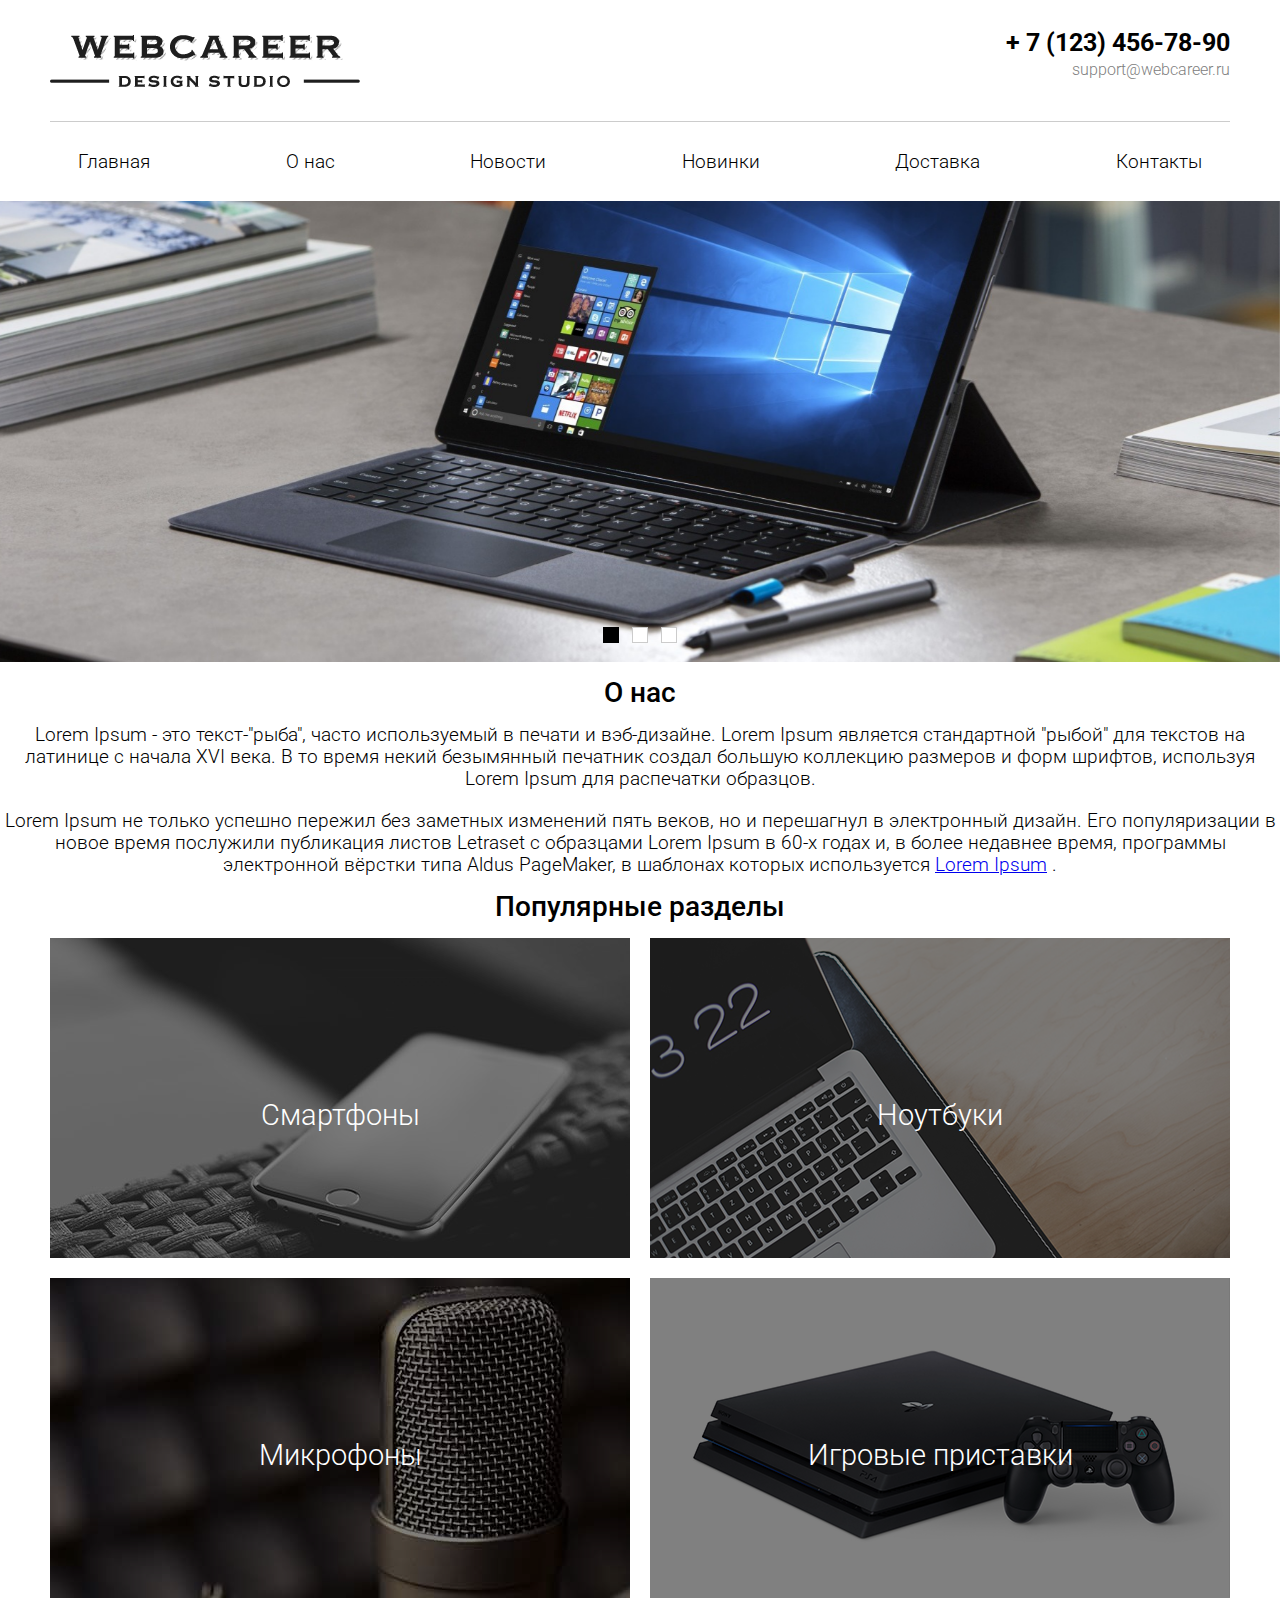
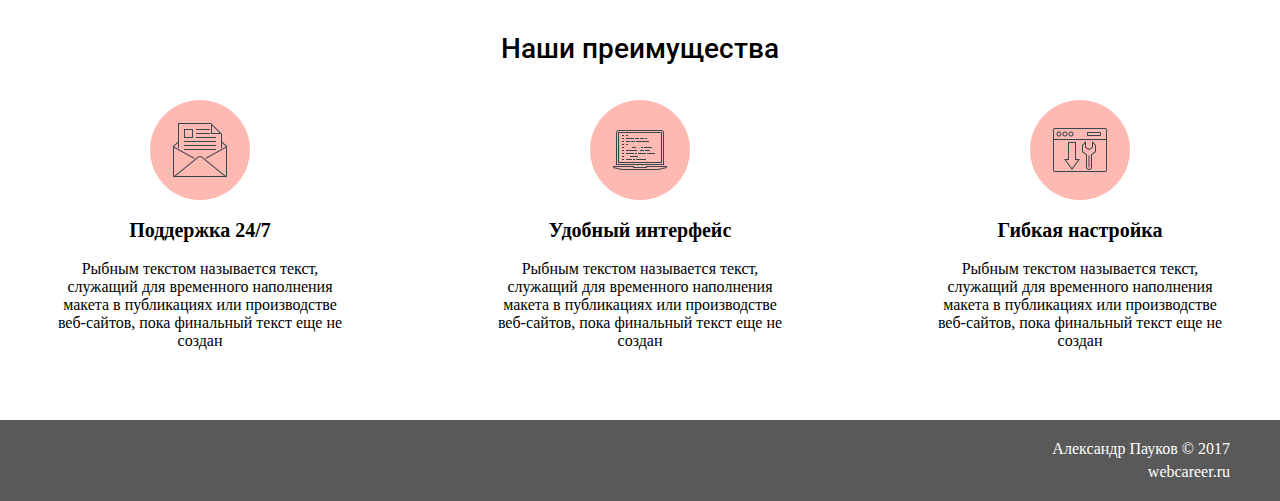
<file: index.html>
<!DOCTYPE html>
<html lang="en">
<head>
    <meta charset="UTF-8">
    <title>Home Project</title>
    <link href="https://fonts.googleapis.com/css?family=Roboto:300,400,700&display=swap&subset=cyrillic" rel="stylesheet">
    <link rel="stylesheet" href="css/style.css">
    <link rel="stylesheet" href="libs/owl-carousel/owl.carousel.min.css">
</head>
<body>
<!-- header block -->
<div class="page_row">
    <div class="page_cell">
        <header class="header">

            <div class="header__logo">
                <img class="logo" src="images/logo.png" alt="logotype">
            </div>

            <div class="header__contact">
                <div class="header__tel">
                    <a class="tel" href="tel:+7(123)456-78-90">+ 7 (123) 456-78-90</a>
                </div>
                <div class="header__email">
                    <a class="email" href="mailto:support@webcareer.ru">support@webcareer.ru</a>
                </div>
            </div>

            <div class="clear"></div>
        </header>
    </div>
</div>
<!-- end header block -->
<!-- navigation -->
<div class="page__row">
    <div class="page_cell">
        <nav class="nav">
            <ul class="nav__menu">
                <li class="nav__item">Главная</li>
                <li class="nav__item">О нас</li>
                <li class="nav__item">Новости</li>
                <li class="nav__item">Новинки</li>
                <li class="nav__item">Доставка</li>
                <li class="nav__item">Контакты</li>
            </ul>
        </nav>
    </div>
</div>
<!-- end navigation -->
<!--slider-->
<div class="page_row">
    <div class="owl-carousel">
        <div class="slider__item"></div>
        <div class="slider__item"></div>
        <div class="slider__item"></div>
    </div>
</div>
<script src="libs/jquery-3.4.1.min.js"></script>
<script src="libs/owl-carousel/owl.carousel.min.js"></script>
<script src="js/script.js"></script>
<!--end slider-->
<!--content-->
<div class="page__row">
    <div class="page__cell">
        <!--О нас-->
        <section class="section">
            <p class="section__headline1">О нас</p>
            <p class="section__headline">
                Lorem Ipsum - это текст-"рыба", часто используемый в печати и вэб-дизайне. Lorem Ipsum является стандартной "рыбой" для текстов на латинице с начала XVI века. В то время некий безымянный печатник создал большую коллекцию размеров и форм шрифтов, используя Lorem Ipsum для распечатки образцов.
            </p>
            <p class="section__headline">
                Lorem Ipsum не только успешно пережил без заметных изменений пять веков, но и перешагнул в электронный дизайн. Его популяризации в новое время послужили публикация листов Letraset с образцами Lorem Ipsum в 60-х годах и, в более недавнее время, программы электронной вёрстки типа Aldus PageMaker, в шаблонах которых используется <a href="#" class="link">Lorem Ipsum</a> .
            </p>
        </section>
        <!--Популярные разделы-->
        <div class="page__row">
            <div class="page_cell">
                <p class="section__headline1">Популярные разделы</p>
            </div>
        </div>

        <div class="page__row">
            <div class="page_cell">
                <div class="grid__container">
                    <div class="grid__item">
                        <img src="images/pict1.jpg" alt="img item" class="item__img">
                        <p class="item__title">Смартфоны</p>
                    </div>
                    <div class="grid__item">
                        <img src="images/pict2.png" alt="img item" class="item__img">
                        <p class="item__title">Ноутбуки</p>
                    </div>
                    <div class="grid__item">
                        <img src="images/pict3.jpg" alt="img item" class="item__img">
                        <p class="item__title">Микрофоны</p>
                    </div>
                    <div class="grid__item">
                        <img src="images/pict4.png" alt="img item" class="item__img">
                        <p class="item__title">Игровые приставки</p>
                    </div>
                </div>

            </div>
        </div>
        <!--end Популярные разделы-->
        <!--Наши преимущества-->
        <div class="page__row">
            <div class="page_cell">
                <div class="highlights__all_container">
                    <h2 class="section__headline1">Наши преимущества</h2>
                    <div class="highlights__container">
                        <div class="highlight__item">
                            <img src="images/pict5.png" alt="sup Ico">
                            <h3>Поддержка 24/7</h3>
                            <p>Рыбным текстом называется текст, служащий для временного наполнения макета в публикациях или производстве веб-сайтов, пока финальный текст еще не создан</p>
                        </div>

                        <div class="highlight__item">
                            <img src="images/pict6.png" alt="sup Ico">
                            <h3>Удобный интерфейс</h3>
                            <p>Рыбным текстом называется текст, служащий для временного наполнения макета в публикациях или производстве веб-сайтов, пока финальный текст еще не создан</p>
                        </div>

                        <div class="highlight__item">
                            <img src="images/pict7.png" alt="sup Ico">
                            <h3> Гибкая настройка</h3>
                            <p>Рыбным текстом называется текст, служащий для временного наполнения макета в публикациях или производстве веб-сайтов, пока финальный текст еще не создан</p>
                        </div>
                    </div>
                </div>

            </div>
        </div>
        <!--end Наши преимущества-->
        <section class="section">
            <footer>
                <div class="page_row" style="background: #595959">
                    <div class="page_cell">
                        <footer class="footer">
                            <p>Александр Пауков © 2017</p>
                            <p>webcareer.ru</p>
                        </footer>
                    </div>
                </div>
            </footer>
        </section>
    </div>
</div>
</body>
</html>
</file>
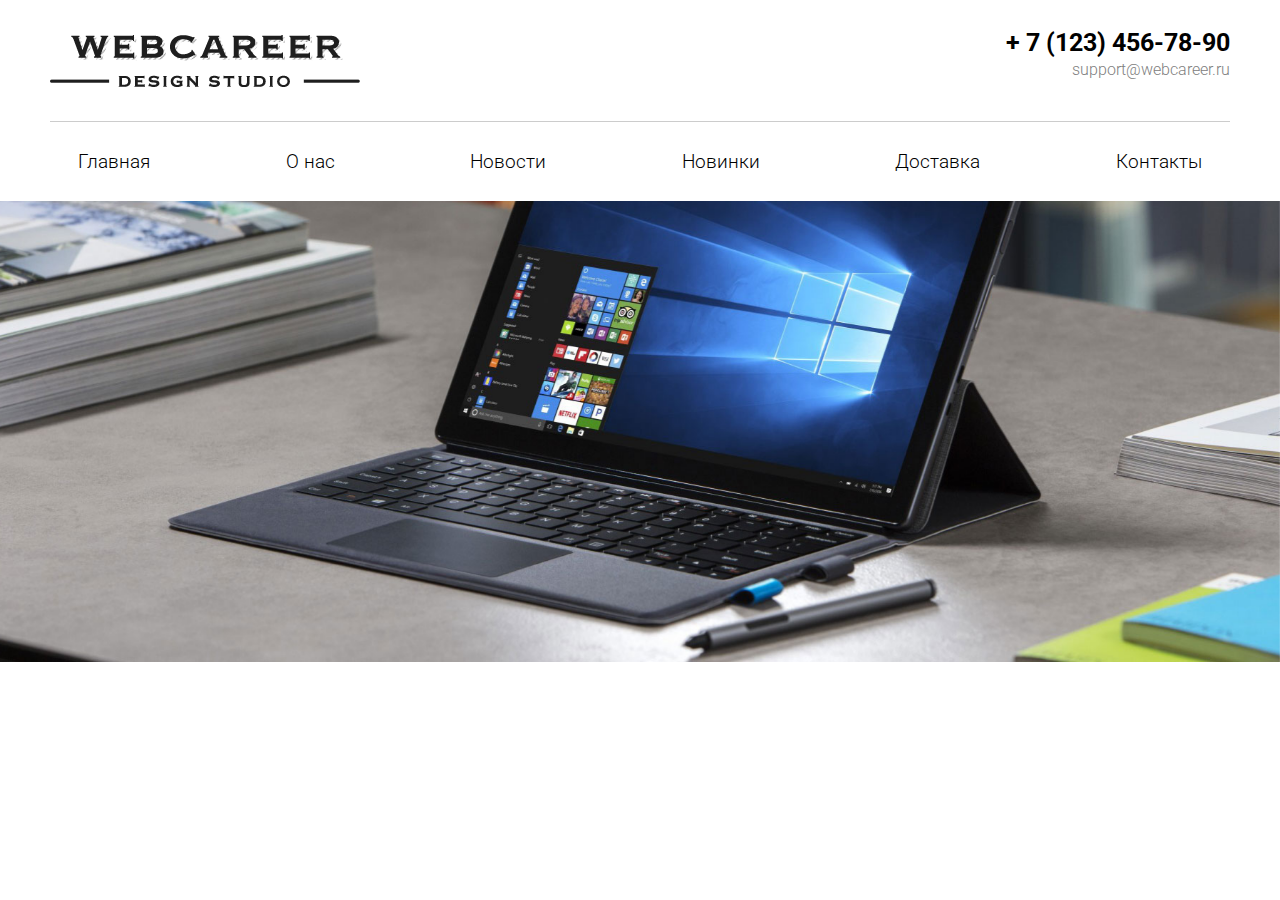
<file: WebProject/index.html>
<!DOCTYPE html>
<html lang="en">
<head>
	<meta charset="UTF-8">
	<title>Home Project</title>
	<link href="https://fonts.googleapis.com/css?family=Roboto:300,400,700&display=swap&subset=cyrillic" rel="stylesheet">
	<link rel="stylesheet" href="css/style.css">
	<link rel="stylesheet" href="libs/owl-carousel/owl.carousel.min.css">
</head>
<body>
	<!-- header block -->
	<div class="page_row">
		<div class="page_cell">
			<header class="header">

				<div class="header__logo">
					<img class="logo" src="images/logo.png" alt="logotype">
				</div>

				<div class="header__contact">
					<div class="header__tel">
						<a class="tel" href="tel:+7(123)456-78-90">+ 7 (123) 456-78-90</a>
					</div>
					<div class="header__email">
						<a class="email" href="mailto:support@webcareer.ru">support@webcareer.ru</a>
					</div>
				</div>

				<div class="clear"></div>
			</header>
		</div>
	</div>
	<!-- end header block -->
	<!-- navigation -->
	<div class="page__row">
		<div class="page_cell">
			<nav class="nav">
				<ul class="nav__menu">
					<li class="nav__item">Главная</li>
					<li class="nav__item">О нас</li>
					<li class="nav__item">Новости</li>
					<li class="nav__item">Новинки</li>
					<li class="nav__item">Доставка</li>
					<li class="nav__item">Контакты</li>
				</ul>
			</nav>
		</div>
	</div>
	<!-- end navigation -->
	<div class="page_row">
		<div class="owl-carousel">
		  <div class="slider__item"></div>
		  <div class="slider__item"></div>
		  <div class="slider__item"></div>
		</div>
	</div>
	<script src="libs/jquery-3.4.1.min.js"></script>
	<script src="libs/owl-carousel/owl.carousel.min.js"></script>
	<script src="js/script.js"></script>
</body>
</html>
</file>
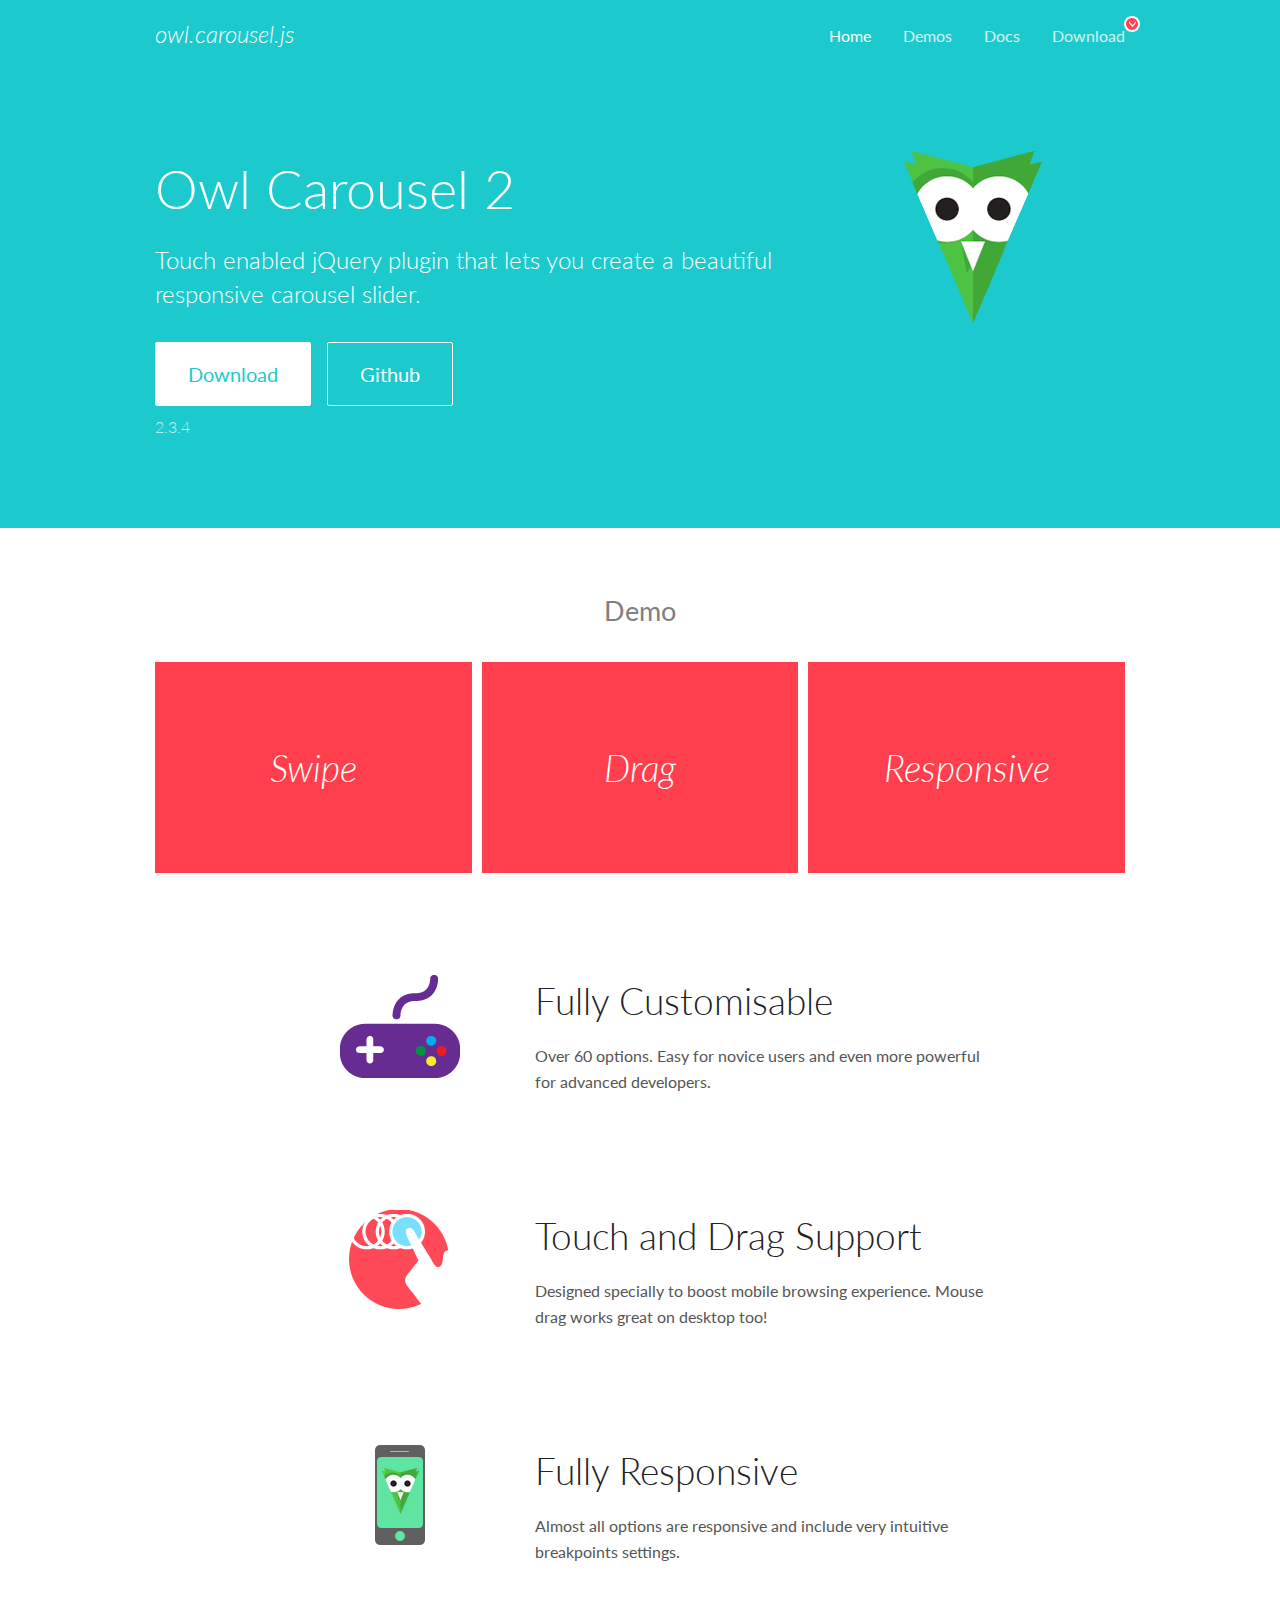
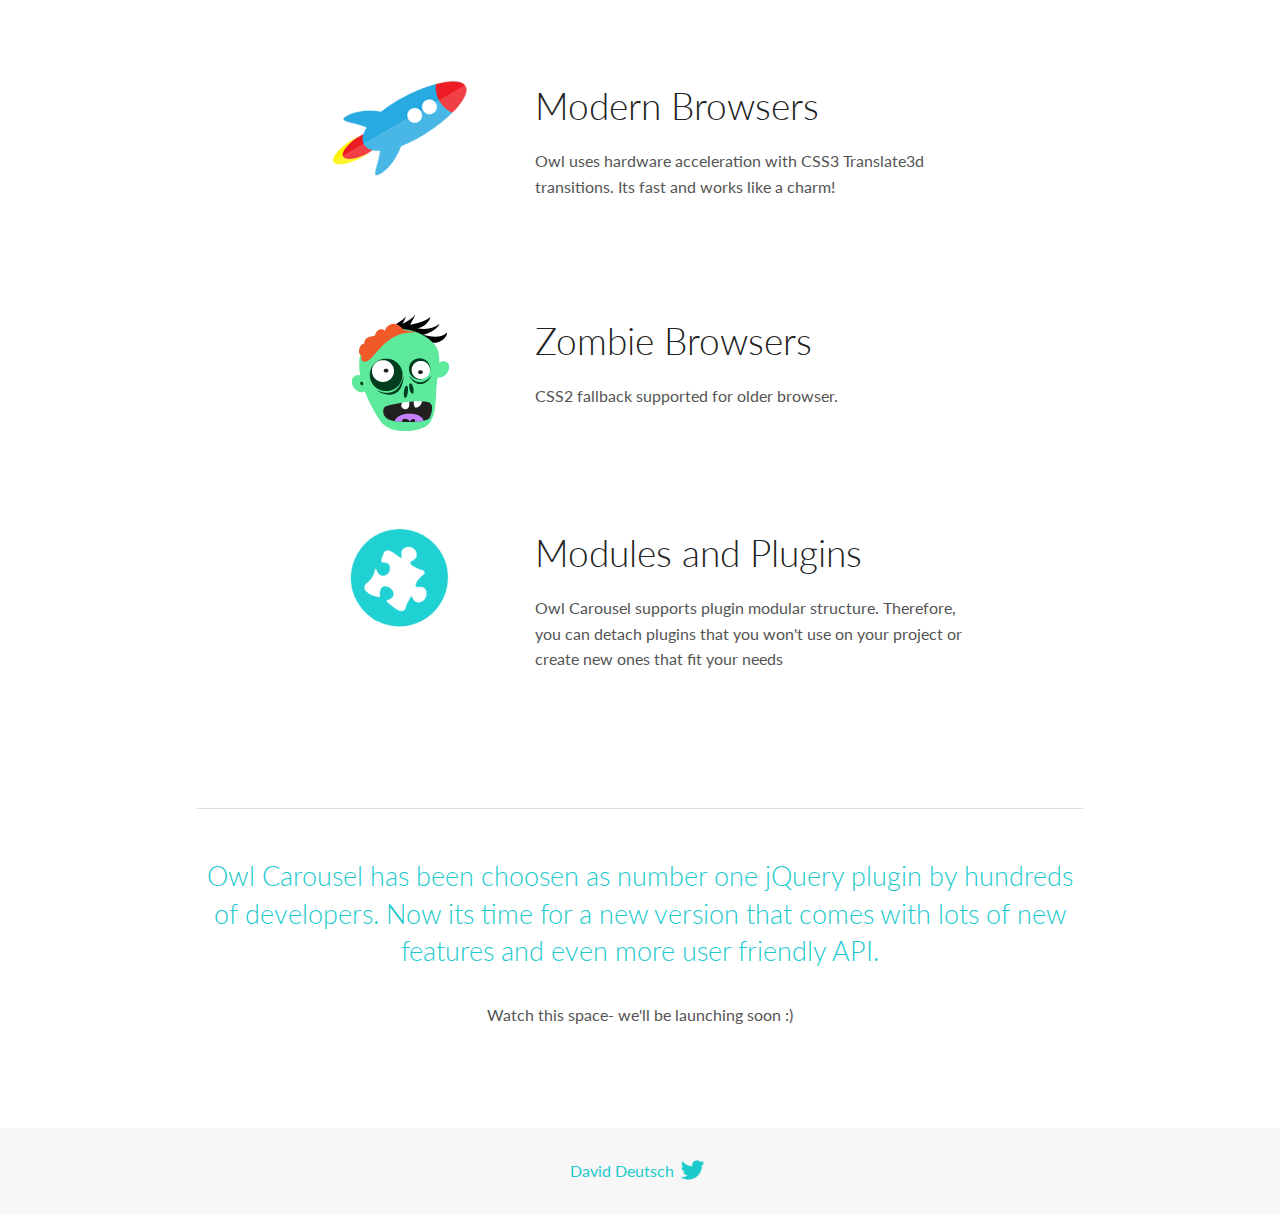
<file: libs/OwlCarousel2-2.3.4/OwlCarousel2-2.3.4/docs/index.html>
<!DOCTYPE html>
<html lang="en">
  <head>

    <!-- head -->
    <meta charset="utf-8">
    <meta name="msapplication-tap-highlight" content="no" />
    <meta name="viewport" content="width=device-width, initial-scale=1.0" />
    <meta name="description" content="Touch enabled jQuery plugin that lets you create beautiful responsive carousel slider.">
    <meta name="author" content="David Deutsch">
    <title>
      Home | Owl Carousel | 2.3.4
    </title>

    <!-- Stylesheets -->
    <link href='https://fonts.googleapis.com/css?family=Lato:300,400,700,400italic,300italic' rel='stylesheet' type='text/css'>
    <link rel="stylesheet" href="assets/css/docs.theme.min.css">

    <!-- Owl Stylesheets -->
    <link rel="stylesheet" href="assets/owlcarousel/assets/owl.carousel.min.css">
    <link rel="stylesheet" href="assets/owlcarousel/assets/owl.theme.default.min.css">

    <!-- HTML5 shim and Respond.js IE8 support of HTML5 elements and media queries -->

    <!--[if lt IE 9]>
      <script src="https://oss.maxcdn.com/libs/html5shiv/3.7.0/html5shiv.js"></script>
      <script src="https://oss.maxcdn.com/libs/respond.js/1.3.0/respond.min.js"></script>
    <![endif]-->

    <!-- Favicons -->
    <link rel="apple-touch-icon-precomposed" sizes="144x144" href="assets/ico/apple-touch-icon-144-precomposed.png">
    <link rel="shortcut icon" href="assets/ico/favicon.png">
    <link rel="shortcut icon" href="favicon.ico">

    <!-- Yeah i know js should not be in header. Its required for demos.-->

    <!-- javascript -->
    <script src="assets/vendors/jquery.min.js"></script>
    <script src="assets/owlcarousel/owl.carousel.js"></script>
  </head>
  <body>

    <!-- header -->
    <header class="header">
      <div class="row">
        <div class="large-12 columns">
          <div class="brand left">
            <h3>
              <a href="/OwlCarousel2/">owl.carousel.js</a> 
            </h3>
          </div>
          <a id="toggle-nav" class="right">
            <span></span> <span></span> <span></span> 
          </a> 
          <div class="nav-bar">
            <ul class="clearfix">
              <li class="active">
                <a href="/OwlCarousel2/index.html">Home</a> 
              </li>
              <li> <a href="/OwlCarousel2/demos/demos.html">Demos</a>  </li>
              <li> <a href="/OwlCarousel2/docs/started-welcome.html">Docs</a>  </li>
              <li>
                <a href="https://github.com/OwlCarousel2/OwlCarousel2/archive/2.3.4.zip">Download</a> 
                <span class="download"></span> 
              </li>
            </ul>
          </div>
        </div>
      </div>
    </header>

    <!-- home panel -->
    <section id="hero">
      <div class="row">
        <div class="large-8 medium-8 columns">
          <h1>Owl Carousel 2</h1>
          <h4>Touch enabled jQuery plugin that lets you create a beautiful responsive carousel slider.</h4>
          <a href="https://github.com/OwlCarousel2/OwlCarousel2/archive/2.3.4.zip" class="hero-button">Download</a> 
          <a href="https://github.com/OwlCarousel2/OwlCarousel2" class="hero-button outline">Github</a> 
          <p>2.3.4</p>
        </div>
        <div class="large-4 medium-4 columns">
          <img class="owl-logo" src="assets/img/owl-logo.png" alt="mr. Owl">
        </div>
      </div>
    </section>

    <!-- body -->
    <div class="home-demo">
      <div class="row">
        <div class="large-12 columns">
          <h3>Demo</h3>
          <div class="owl-carousel">
            <div class="item">
              <h2>Swipe</h2>
            </div>
            <div class="item">
              <h2>Drag</h2>
            </div>
            <div class="item">
              <h2>Responsive</h2>
            </div>
            <div class="item">
              <h2>CSS3</h2>
            </div>
            <div class="item">
              <h2>Fast</h2>
            </div>
            <div class="item">
              <h2>Easy</h2>
            </div>
            <div class="item">
              <h2>Free</h2>
            </div>
            <div class="item">
              <h2>Upgradable</h2>
            </div>
            <div class="item">
              <h2>Tons of options</h2>
            </div>
            <div class="item">
              <h2>Infinity</h2>
            </div>
            <div class="item">
              <h2>Auto Width</h2>
            </div>
          </div>
        </div>
      </div>
    </div>
    <script>
      var owl = $('.owl-carousel');
      owl.owlCarousel({
        margin: 10,
        loop: true,
        responsive: {
          0: {
            items: 1
          },
          600: {
            items: 2
          },
          1000: {
            items: 3
          }
        }
      })
    </script>

    <!-- features -->
    <div id="features">
      <div class="row">
        <div class="small-12 medium-9 small-centered columns">
          <section class="row feature">
            <div class="medium-4 small-12 columns">
              <img src="assets/img/feature-options.png" alt="">
            </div>
            <div class="medium-8 small-12 columns">
              <h2>Fully Customisable</h2>
              <p>Over 60 options. Easy for novice users and even more powerful for advanced developers.</p>
            </div>
          </section>
          <section class="row feature">
            <div class="medium-4 small-12 columns">
              <img src="assets/img/feature-drag.png" alt="">
            </div>
            <div class="medium-8 small-12 columns">
              <h2>Touch and Drag Support</h2>
              <p>Designed specially to boost mobile browsing experience. Mouse drag works great on desktop too!</p>
            </div>
          </section>
          <section class="row feature">
            <div class="medium-4 small-12 columns">
              <img src="assets/img/feature-responsive.png" alt="">
            </div>
            <div class="medium-8 small-12 columns">
              <h2>Fully Responsive</h2>
              <p>Almost all options are responsive and include very intuitive breakpoints settings.</p>
            </div>
          </section>
          <section class="row feature">
            <div class="medium-4 small-12 columns">
              <img src="assets/img/feature-modern.png" alt="">
            </div>
            <div class="medium-8 small-12 columns">
              <h2>Modern Browsers</h2>
              <p>Owl uses hardware acceleration with CSS3 Translate3d transitions. Its fast and works like a charm! </p>
            </div>
          </section>
          <section class="row feature">
            <div class="medium-4 small-12 columns">
              <img src="assets/img/feature-zombie.png" alt="">
            </div>
            <div class="medium-8 small-12 columns">
              <h2>Zombie Browsers</h2>
              <p>CSS2 fallback supported for older browser.</p>
            </div>
          </section>
          <section class="row feature">
            <div class="medium-4 small-12 columns">
              <img src="assets/img/feature-module.png" alt="">
            </div>
            <div class="medium-8 small-12 columns">
              <h2>Modules and Plugins</h2>
              <p>Owl Carousel supports plugin modular structure. Therefore, you can detach plugins that you won&#x27;t use on your project or create new ones that fit your needs</p>
            </div>
          </section>
        </div>
      </div>
    </div>

    <!-- footer -->
    <section id="teaser-text">
      <div class="row">
        <div class="small-12 medium-11 small-centered columns">
          <hr>
          <h3 id="owl-carousel-has-been-choosen-as-number-one-jquery-plugin-by-hundreds-of-developers-now-its-time-for-a-new-version-that-comes-with-lots-of-new-features-and-even-more-user-friendly-api-">Owl Carousel has been choosen as number one jQuery plugin by hundreds of developers. Now its time for a new version that comes with lots of new features and even more user friendly API.</h3>
          <p>Watch this space- we&#39;ll be launching soon :)</p>
        </div>
      </div>
    </section>

    <!-- footer -->
    <footer class="footer">
      <div class="row">
        <div class="large-12 columns">
          <h5>
            <a href="/OwlCarousel2/docs/support-contact.html">David Deutsch</a> 
            <a id="custom-tweet-button" href="https://twitter.com/share?url=https://github.com/OwlCarousel2/OwlCarousel2&text=Owl Carousel - This is so awesome! " target="_blank"></a> 
          </h5>
        </div>
      </div>
    </footer>

    <!-- vendors -->
    <script src="assets/vendors/highlight.js"></script>
    <script src="assets/js/app.js"></script>
  </body>
</html>
</file>
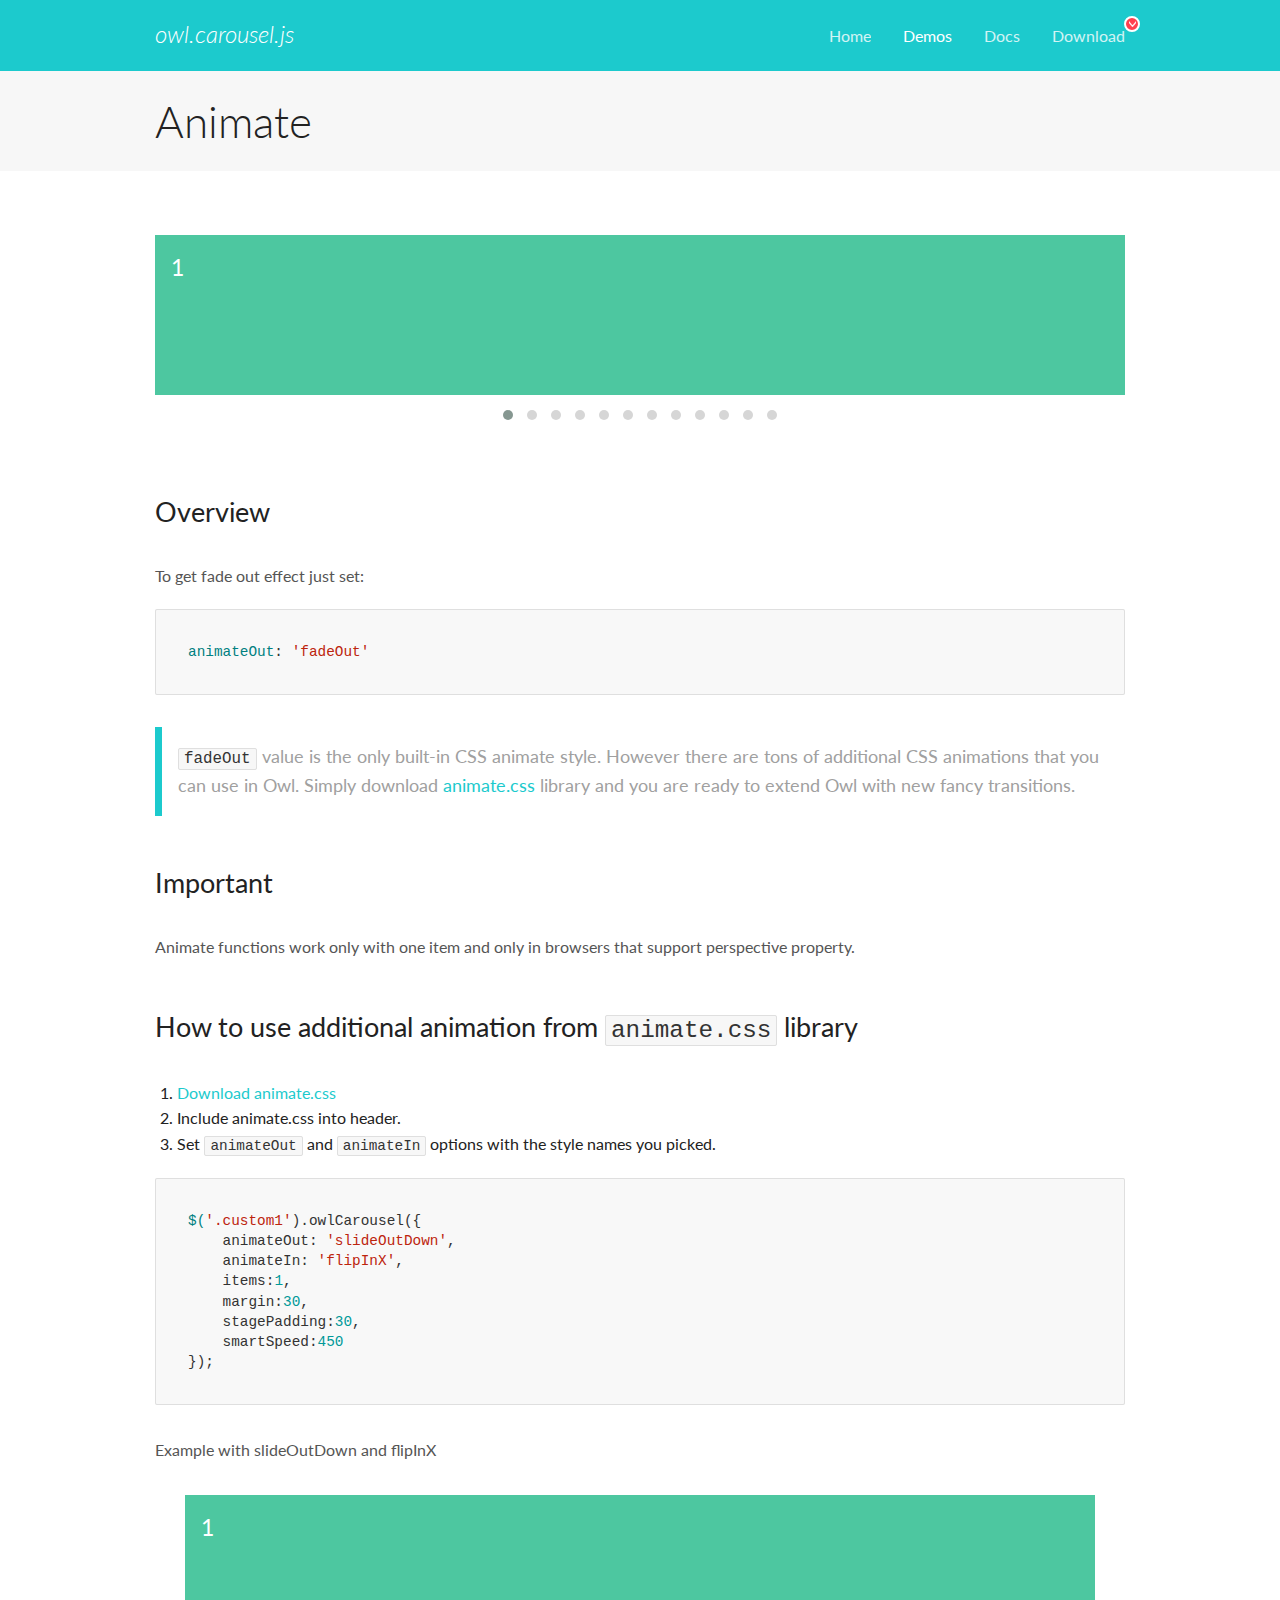
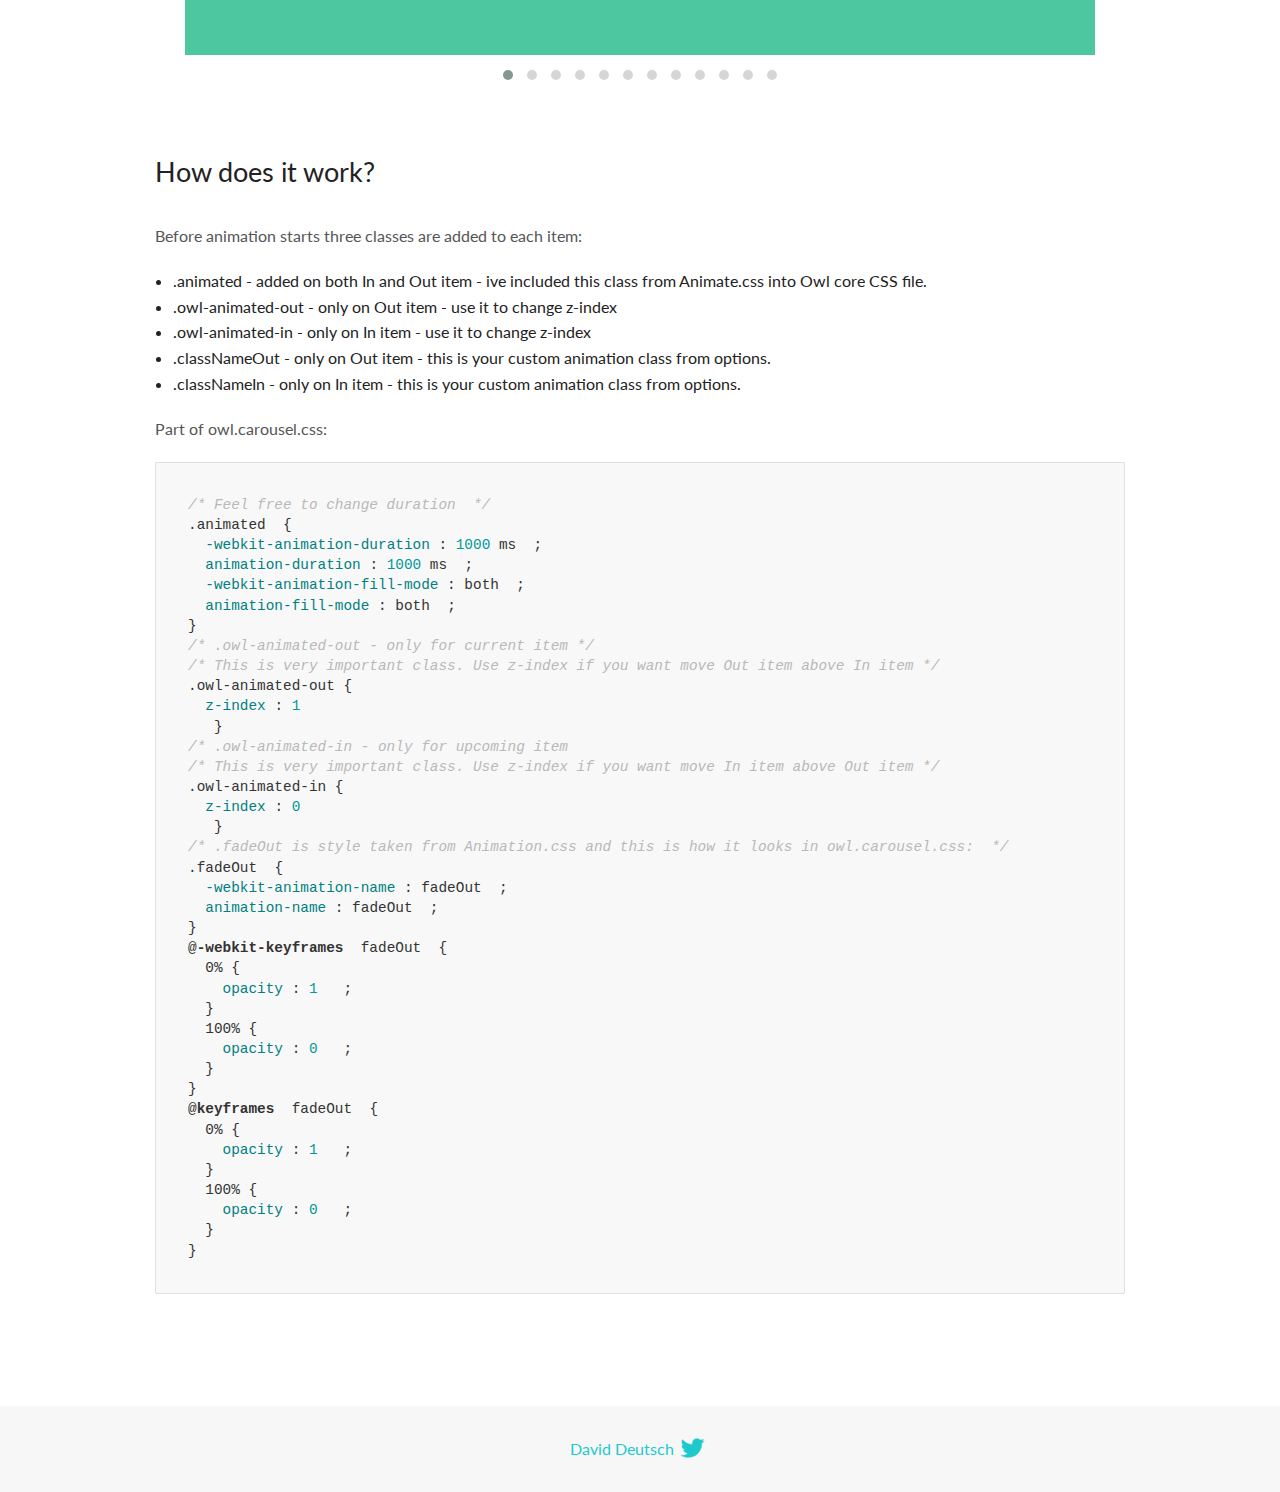
<file: libs/OwlCarousel2-2.3.4/OwlCarousel2-2.3.4/docs/demos/animate.html>
<!DOCTYPE html>
<html lang="en">
  <head>

    <!-- head -->
    <meta charset="utf-8">
    <meta name="msapplication-tap-highlight" content="no" />
    <meta name="viewport" content="width=device-width, initial-scale=1.0" />
    <meta name="description" content="Animate carousel">
    <meta name="author" content="David Deutsch">
    <title>
      Animate Demo | Owl Carousel | 2.3.4
    </title>

    <!-- Stylesheets -->
    <link href='https://fonts.googleapis.com/css?family=Lato:300,400,700,400italic,300italic' rel='stylesheet' type='text/css'>
    <link rel="stylesheet" href="../assets/css/docs.theme.min.css">

    <!-- Owl Stylesheets -->
    <link rel="stylesheet" href="../assets/owlcarousel/assets/owl.carousel.min.css">
    <link rel="stylesheet" href="../assets/owlcarousel/assets/owl.theme.default.min.css">

    <!-- HTML5 shim and Respond.js IE8 support of HTML5 elements and media queries -->

    <!--[if lt IE 9]>
      <script src="https://oss.maxcdn.com/libs/html5shiv/3.7.0/html5shiv.js"></script>
      <script src="https://oss.maxcdn.com/libs/respond.js/1.3.0/respond.min.js"></script>
    <![endif]-->

    <!-- Favicons -->
    <link rel="apple-touch-icon-precomposed" sizes="144x144" href="../assets/ico/apple-touch-icon-144-precomposed.png">
    <link rel="shortcut icon" href="../assets/ico/favicon.png">
    <link rel="shortcut icon" href="favicon.ico">

    <!-- Yeah i know js should not be in header. Its required for demos.-->

    <!-- javascript -->
    <script src="../assets/vendors/jquery.min.js"></script>
    <script src="../assets/owlcarousel/owl.carousel.js"></script>
  </head>
  <body>

    <!-- header -->
    <header class="header">
      <div class="row">
        <div class="large-12 columns">
          <div class="brand left">
            <h3>
              <a href="/OwlCarousel2/">owl.carousel.js</a> 
            </h3>
          </div>
          <a id="toggle-nav" class="right">
            <span></span> <span></span> <span></span> 
          </a> 
          <div class="nav-bar">
            <ul class="clearfix">
              <li> <a href="/OwlCarousel2/index.html">Home</a>  </li>
              <li class="active">
                <a href="/OwlCarousel2/demos/demos.html">Demos</a> 
              </li>
              <li> <a href="/OwlCarousel2/docs/started-welcome.html">Docs</a>  </li>
              <li>
                <a href="https://github.com/OwlCarousel2/OwlCarousel2/archive/2.3.4.zip">Download</a> 
                <span class="download"></span> 
              </li>
            </ul>
          </div>
        </div>
      </div>
    </header>

    <!-- title -->
    <section class="title">
      <div class="row">
        <div class="large-12 columns">
          <h1>Animate</h1>
        </div>
      </div>
    </section>

    <!--  Demos -->
    <section id="demos">
      <div class="row">
        <div class="large-12 columns">
          <div class="fadeOut owl-carousel owl-theme">
            <div class="item">
              <h4>1</h4>
            </div>
            <div class="item">
              <h4>2</h4>
            </div>
            <div class="item">
              <h4>3</h4>
            </div>
            <div class="item">
              <h4>4</h4>
            </div>
            <div class="item">
              <h4>5</h4>
            </div>
            <div class="item">
              <h4>6</h4>
            </div>
            <div class="item">
              <h4>7</h4>
            </div>
            <div class="item">
              <h4>8</h4>
            </div>
            <div class="item">
              <h4>9</h4>
            </div>
            <div class="item">
              <h4>10</h4>
            </div>
            <div class="item">
              <h4>11</h4>
            </div>
            <div class="item">
              <h4>12</h4>
            </div>
          </div>
          <h3 id="overview">Overview</h3>
          <p>To get fade out effect just set:</p>
          <pre><code>animateOut: &#39;fadeOut&#39;</code></pre>
          <blockquote>
            <p><code>fadeOut</code> value is the only built-in CSS animate style. However there are tons of additional CSS animations that you can use in Owl. Simply download
              <a href="https://daneden.github.io/animate.css/">animate.css</a>  library and you are ready to extend Owl with new fancy transitions.</p>
          </blockquote>
          <h3 id="important">Important</h3>
          <p>Animate functions work only with one item and only in browsers that support perspective property.</p>
          <h3 id="how-to-use-additional-animation-from-animate-css-library">How to use additional animation from <code>animate.css</code> library</h3>
          <ol>
            <li> <a href="https://daneden.github.io/animate.css/">Download animate.css</a>  </li>
            <li>Include animate.css into header.</li>
            <li>Set <code>animateOut</code> and <code>animateIn</code> options with the style names you picked.</li>
          </ol>
          <pre><code>$(&#39;.custom1&#39;).owlCarousel({
    animateOut: &#39;slideOutDown&#39;,
    animateIn: &#39;flipInX&#39;,
    items:1,
    margin:30,
    stagePadding:30,
    smartSpeed:450
});</code></pre>
          <p>Example with slideOutDown and flipInX</p>
          <div class="custom1 owl-carousel owl-theme">
            <div class="item">
              <h4>1</h4>
            </div>
            <div class="item">
              <h4>2</h4>
            </div>
            <div class="item">
              <h4>3</h4>
            </div>
            <div class="item">
              <h4>4</h4>
            </div>
            <div class="item">
              <h4>5</h4>
            </div>
            <div class="item">
              <h4>6</h4>
            </div>
            <div class="item">
              <h4>7</h4>
            </div>
            <div class="item">
              <h4>8</h4>
            </div>
            <div class="item">
              <h4>9</h4>
            </div>
            <div class="item">
              <h4>10</h4>
            </div>
            <div class="item">
              <h4>11</h4>
            </div>
            <div class="item">
              <h4>12</h4>
            </div>
          </div>
          <h3 id="how-does-it-work-">How does it work?</h3>
          <p>Before animation starts three classes are added to each item:</p>
          <ul>
            <li>.animated - added on both In and Out item - ive included this class from Animate.css into Owl core CSS file.</li>
            <li>.owl-animated-out - only on Out item - use it to change z-index</li>
            <li>.owl-animated-in - only on In item - use it to change z-index</li>
            <li>.classNameOut - only on Out item - this is your custom animation class from options.</li>
            <li>.classNameIn - only on In item - this is your custom animation class from options.</li>
          </ul>
          <p>Part of owl.carousel.css:</p>
          <pre><code class="language-css"><span class="comment">/* Feel free to change duration  */</span> 
<span class="class">.animated</span>  <span class="rules">{
  <span class="rule"><span class="attribute">-webkit-animation-duration</span> :<span class="value"> <span class="number">1000</span> ms</span> </span> ;
  <span class="rule"><span class="attribute">animation-duration</span> :<span class="value"> <span class="number">1000</span> ms</span> </span> ;
  <span class="rule"><span class="attribute">-webkit-animation-fill-mode</span> :<span class="value"> both</span> </span> ;
  <span class="rule"><span class="attribute">animation-fill-mode</span> :<span class="value"> both</span> </span> ;
<span class="rule">}</span> </span> 
<span class="comment">/* .owl-animated-out - only for current item */</span> 
<span class="comment">/* This is very important class. Use z-index if you want move Out item above In item */</span> 
<span class="class">.owl-animated-out</span> <span class="rules">{
  <span class="rule"><span class="attribute">z-index</span> :<span class="value"> <span class="number">1</span> 
</span> </span> </span> }
<span class="comment">/* .owl-animated-in - only for upcoming item
/* This is very important class. Use z-index if you want move In item above Out item */</span> 
<span class="class">.owl-animated-in</span> <span class="rules">{
  <span class="rule"><span class="attribute">z-index</span> :<span class="value"> <span class="number">0</span> 
</span> </span> </span> }
<span class="comment">/* .fadeOut is style taken from Animation.css and this is how it looks in owl.carousel.css:  */</span> 
<span class="class">.fadeOut</span>  <span class="rules">{
  <span class="rule"><span class="attribute">-webkit-animation-name</span> :<span class="value"> fadeOut</span> </span> ;
  <span class="rule"><span class="attribute">animation-name</span> :<span class="value"> fadeOut</span> </span> ;
<span class="rule">}</span> </span> 
<span class="at_rule">@<span class="keyword">-webkit-keyframes</span>  fadeOut </span> {
  0% <span class="rules">{
    <span class="rule"><span class="attribute">opacity</span> :<span class="value"> <span class="number">1</span> </span> </span> ;
  <span class="rule">}</span> </span> 
  100% <span class="rules">{
    <span class="rule"><span class="attribute">opacity</span> :<span class="value"> <span class="number">0</span> </span> </span> ;
  <span class="rule">}</span> </span> 
}
<span class="at_rule">@<span class="keyword">keyframes</span>  fadeOut </span> {
  0% <span class="rules">{
    <span class="rule"><span class="attribute">opacity</span> :<span class="value"> <span class="number">1</span> </span> </span> ;
  <span class="rule">}</span> </span> 
  100% <span class="rules">{
    <span class="rule"><span class="attribute">opacity</span> :<span class="value"> <span class="number">0</span> </span> </span> ;
  <span class="rule">}</span> </span> 
}</code></pre>
          <link rel="stylesheet" href="../assets/css/animate.css">
          <script>
            jQuery(document).ready(function($) {
              $('.fadeOut').owlCarousel({
                items: 1,
                animateOut: 'fadeOut',
                loop: true,
                margin: 10,
              });
              $('.custom1').owlCarousel({
                animateOut: 'slideOutDown',
                animateIn: 'flipInX',
                items: 1,
                margin: 30,
                stagePadding: 30,
                smartSpeed: 450
              });
            });
          </script>
        </div>
      </div>
    </section>

    <!-- footer -->
    <footer class="footer">
      <div class="row">
        <div class="large-12 columns">
          <h5>
            <a href="/OwlCarousel2/docs/support-contact.html">David Deutsch</a> 
            <a id="custom-tweet-button" href="https://twitter.com/share?url=https://github.com/OwlCarousel2/OwlCarousel2&text=Owl Carousel - This is so awesome! " target="_blank"></a> 
          </h5>
        </div>
      </div>
    </footer>

    <!-- vendors -->
    <script src="../assets/vendors/highlight.js"></script>
    <script src="../assets/js/app.js"></script>
  </body>
</html>
</file>
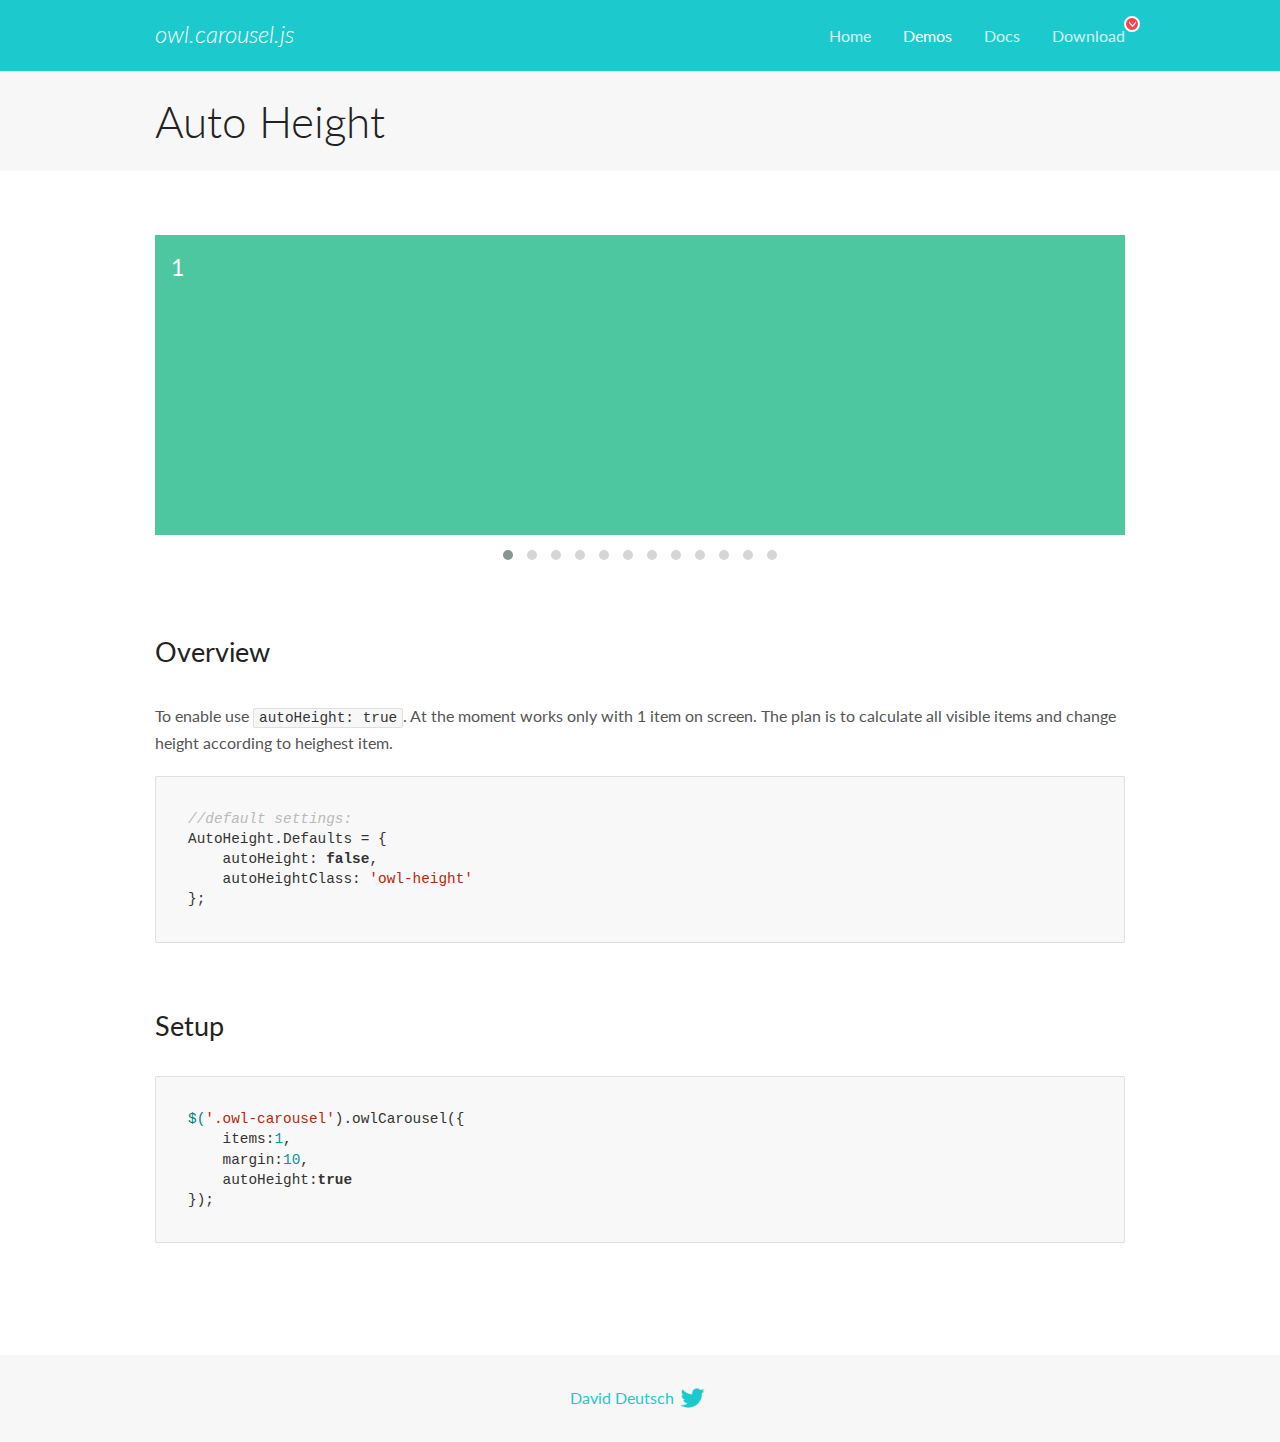
<file: libs/OwlCarousel2-2.3.4/OwlCarousel2-2.3.4/docs/demos/autoheight.html>
<!DOCTYPE html>
<html lang="en">
  <head>

    <!-- head -->
    <meta charset="utf-8">
    <meta name="msapplication-tap-highlight" content="no" />
    <meta name="viewport" content="width=device-width, initial-scale=1.0" />
    <meta name="description" content="autoHeight usage demo">
    <meta name="author" content="David Deutsch">
    <title>
      Auto Height Demo | Owl Carousel | 2.3.4
    </title>

    <!-- Stylesheets -->
    <link href='https://fonts.googleapis.com/css?family=Lato:300,400,700,400italic,300italic' rel='stylesheet' type='text/css'>
    <link rel="stylesheet" href="../assets/css/docs.theme.min.css">

    <!-- Owl Stylesheets -->
    <link rel="stylesheet" href="../assets/owlcarousel/assets/owl.carousel.min.css">
    <link rel="stylesheet" href="../assets/owlcarousel/assets/owl.theme.default.min.css">

    <!-- HTML5 shim and Respond.js IE8 support of HTML5 elements and media queries -->

    <!--[if lt IE 9]>
      <script src="https://oss.maxcdn.com/libs/html5shiv/3.7.0/html5shiv.js"></script>
      <script src="https://oss.maxcdn.com/libs/respond.js/1.3.0/respond.min.js"></script>
    <![endif]-->

    <!-- Favicons -->
    <link rel="apple-touch-icon-precomposed" sizes="144x144" href="../assets/ico/apple-touch-icon-144-precomposed.png">
    <link rel="shortcut icon" href="../assets/ico/favicon.png">
    <link rel="shortcut icon" href="favicon.ico">

    <!-- Yeah i know js should not be in header. Its required for demos.-->

    <!-- javascript -->
    <script src="../assets/vendors/jquery.min.js"></script>
    <script src="../assets/owlcarousel/owl.carousel.js"></script>
  </head>
  <body>

    <!-- header -->
    <header class="header">
      <div class="row">
        <div class="large-12 columns">
          <div class="brand left">
            <h3>
              <a href="/OwlCarousel2/">owl.carousel.js</a> 
            </h3>
          </div>
          <a id="toggle-nav" class="right">
            <span></span> <span></span> <span></span> 
          </a> 
          <div class="nav-bar">
            <ul class="clearfix">
              <li> <a href="/OwlCarousel2/index.html">Home</a>  </li>
              <li class="active">
                <a href="/OwlCarousel2/demos/demos.html">Demos</a> 
              </li>
              <li> <a href="/OwlCarousel2/docs/started-welcome.html">Docs</a>  </li>
              <li>
                <a href="https://github.com/OwlCarousel2/OwlCarousel2/archive/2.3.4.zip">Download</a> 
                <span class="download"></span> 
              </li>
            </ul>
          </div>
        </div>
      </div>
    </header>

    <!-- title -->
    <section class="title">
      <div class="row">
        <div class="large-12 columns">
          <h1>Auto Height</h1>
        </div>
      </div>
    </section>

    <!--  Demos -->
    <section id="demos">
      <div class="row">
        <div class="large-12 columns">
          <div class="owl-carousel owl-theme">
            <div class="item" style="height:300px">
              <h4>1</h4>
            </div>
            <div class="item" style="height:100px">
              <h4>2</h4>
            </div>
            <div class="item" style="height:500px">
              <h4>3</h4>
            </div>
            <div class="item" style="height:250px">
              <h4>4</h4>
            </div>
            <div class="item" style="height:400px">
              <h4>5</h4>
            </div>
            <div class="item" style="height:500px">
              <h4>6</h4>
            </div>
            <div class="item" style="height:600px">
              <h4>7</h4>
            </div>
            <div class="item" style="height:400px">
              <h4>8</h4>
            </div>
            <div class="item" style="height:300px">
              <h4>9</h4>
            </div>
            <div class="item" style="height:350px">
              <h4>10</h4>
            </div>
            <div class="item" style="height:200px">
              <h4>11</h4>
            </div>
            <div class="item" style="height:150px">
              <h4>12</h4>
            </div>
          </div>
          <h3 id="overview">Overview</h3>
          <p>To enable use <code>autoHeight: true</code>. At the moment works only with 1 item on screen. The plan is to calculate all visible items and change height according to heighest item.</p>
          <pre><code>//default settings:
AutoHeight.Defaults = {
    autoHeight: false,
    autoHeightClass: &#39;owl-height&#39;
};</code></pre>
          <h3 id="setup">Setup</h3>
          <pre><code>$(&#39;.owl-carousel&#39;).owlCarousel({
    items:1,
    margin:10,
    autoHeight:true
});</code></pre>
          <script>
            $(document).ready(function() {
              $('.owl-carousel').owlCarousel({
                items: 1,
                margin: 10,
                autoHeight: true
              });
            })
          </script>
        </div>
      </div>
    </section>

    <!-- footer -->
    <footer class="footer">
      <div class="row">
        <div class="large-12 columns">
          <h5>
            <a href="/OwlCarousel2/docs/support-contact.html">David Deutsch</a> 
            <a id="custom-tweet-button" href="https://twitter.com/share?url=https://github.com/OwlCarousel2/OwlCarousel2&text=Owl Carousel - This is so awesome! " target="_blank"></a> 
          </h5>
        </div>
      </div>
    </footer>

    <!-- vendors -->
    <script src="../assets/vendors/highlight.js"></script>
    <script src="../assets/js/app.js"></script>
  </body>
</html>
</file>
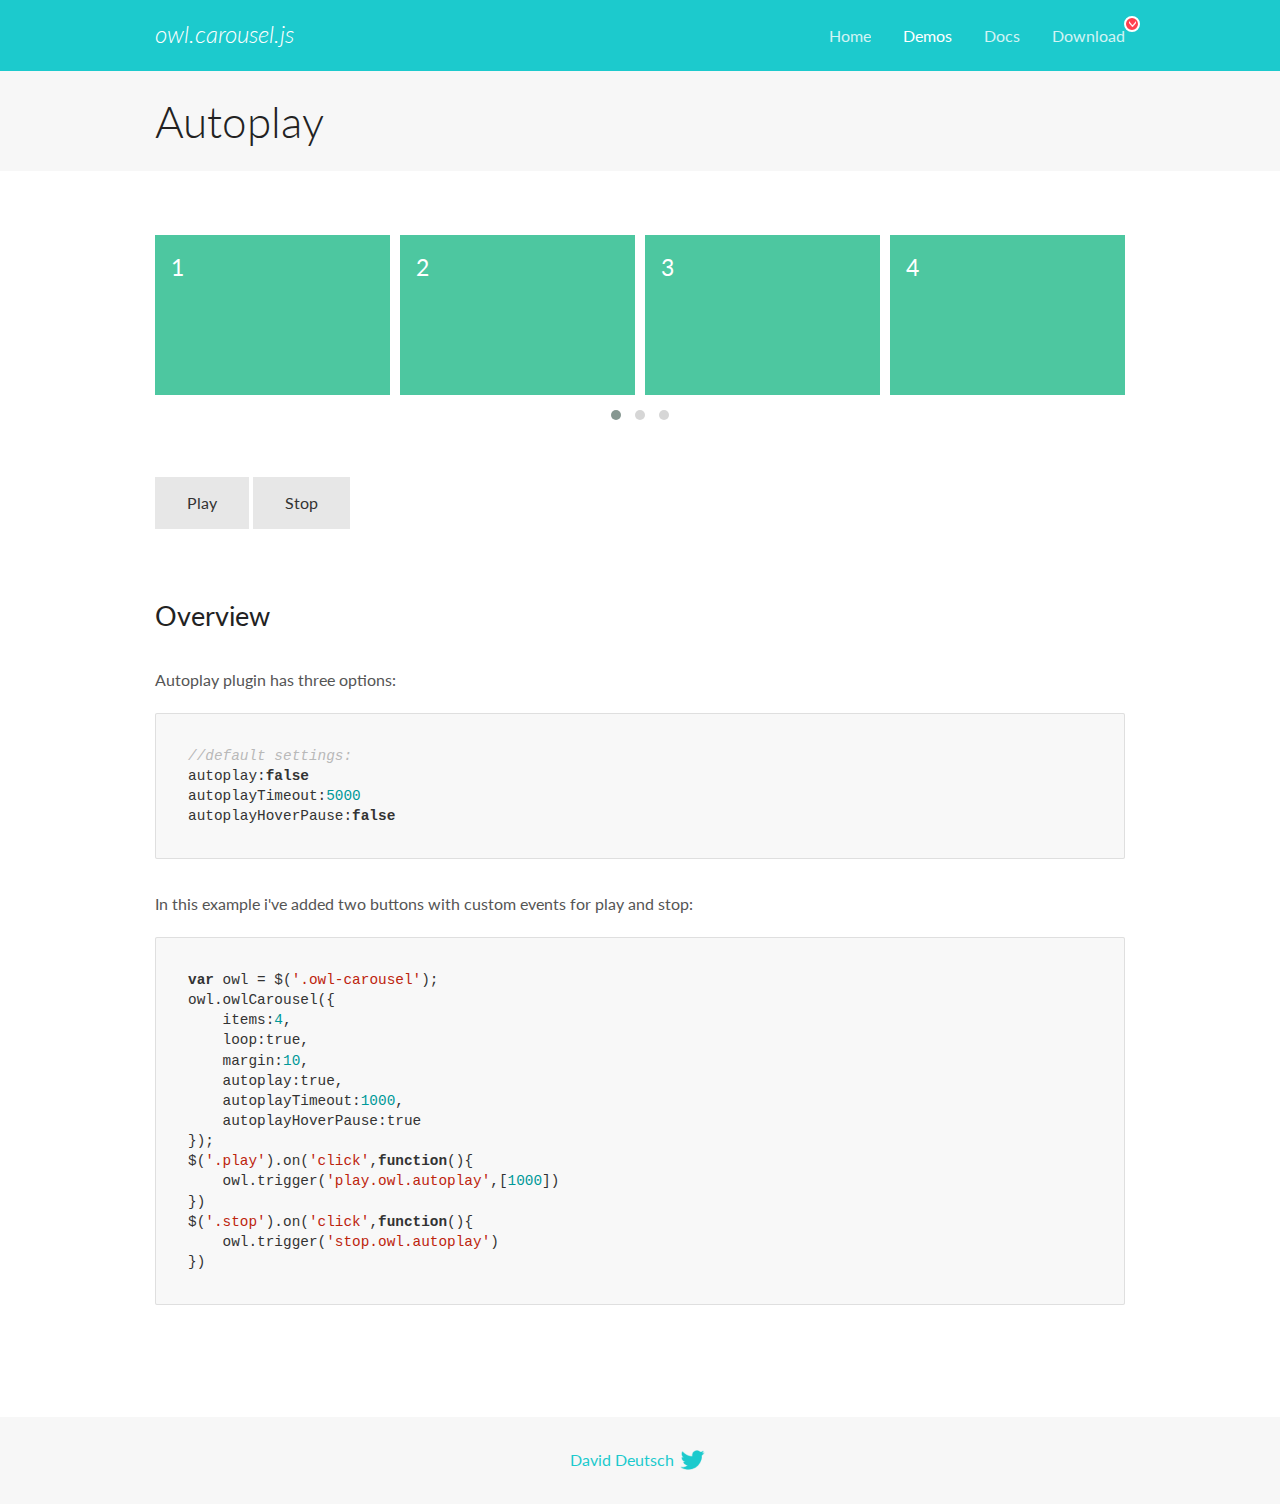
<file: libs/OwlCarousel2-2.3.4/OwlCarousel2-2.3.4/docs/demos/autoplay.html>
<!DOCTYPE html>
<html lang="en">
  <head>

    <!-- head -->
    <meta charset="utf-8">
    <meta name="msapplication-tap-highlight" content="no" />
    <meta name="viewport" content="width=device-width, initial-scale=1.0" />
    <meta name="description" content="Autoplay usage demo">
    <meta name="author" content="David Deutsch">
    <title>
      Autoplay Demo | Owl Carousel | 2.3.4
    </title>

    <!-- Stylesheets -->
    <link href='https://fonts.googleapis.com/css?family=Lato:300,400,700,400italic,300italic' rel='stylesheet' type='text/css'>
    <link rel="stylesheet" href="../assets/css/docs.theme.min.css">

    <!-- Owl Stylesheets -->
    <link rel="stylesheet" href="../assets/owlcarousel/assets/owl.carousel.min.css">
    <link rel="stylesheet" href="../assets/owlcarousel/assets/owl.theme.default.min.css">

    <!-- HTML5 shim and Respond.js IE8 support of HTML5 elements and media queries -->

    <!--[if lt IE 9]>
      <script src="https://oss.maxcdn.com/libs/html5shiv/3.7.0/html5shiv.js"></script>
      <script src="https://oss.maxcdn.com/libs/respond.js/1.3.0/respond.min.js"></script>
    <![endif]-->

    <!-- Favicons -->
    <link rel="apple-touch-icon-precomposed" sizes="144x144" href="../assets/ico/apple-touch-icon-144-precomposed.png">
    <link rel="shortcut icon" href="../assets/ico/favicon.png">
    <link rel="shortcut icon" href="favicon.ico">

    <!-- Yeah i know js should not be in header. Its required for demos.-->

    <!-- javascript -->
    <script src="../assets/vendors/jquery.min.js"></script>
    <script src="../assets/owlcarousel/owl.carousel.js"></script>
  </head>
  <body>

    <!-- header -->
    <header class="header">
      <div class="row">
        <div class="large-12 columns">
          <div class="brand left">
            <h3>
              <a href="/OwlCarousel2/">owl.carousel.js</a> 
            </h3>
          </div>
          <a id="toggle-nav" class="right">
            <span></span> <span></span> <span></span> 
          </a> 
          <div class="nav-bar">
            <ul class="clearfix">
              <li> <a href="/OwlCarousel2/index.html">Home</a>  </li>
              <li class="active">
                <a href="/OwlCarousel2/demos/demos.html">Demos</a> 
              </li>
              <li> <a href="/OwlCarousel2/docs/started-welcome.html">Docs</a>  </li>
              <li>
                <a href="https://github.com/OwlCarousel2/OwlCarousel2/archive/2.3.4.zip">Download</a> 
                <span class="download"></span> 
              </li>
            </ul>
          </div>
        </div>
      </div>
    </header>

    <!-- title -->
    <section class="title">
      <div class="row">
        <div class="large-12 columns">
          <h1>Autoplay</h1>
        </div>
      </div>
    </section>

    <!--  Demos -->
    <section id="demos">
      <div class="row">
        <div class="large-12 columns">
          <div class="owl-carousel owl-theme">
            <div class="item">
              <h4>1</h4>
            </div>
            <div class="item">
              <h4>2</h4>
            </div>
            <div class="item">
              <h4>3</h4>
            </div>
            <div class="item">
              <h4>4</h4>
            </div>
            <div class="item">
              <h4>5</h4>
            </div>
            <div class="item">
              <h4>6</h4>
            </div>
            <div class="item">
              <h4>7</h4>
            </div>
            <div class="item">
              <h4>8</h4>
            </div>
            <div class="item">
              <h4>9</h4>
            </div>
            <div class="item">
              <h4>10</h4>
            </div>
            <div class="item">
              <h4>11</h4>
            </div>
            <div class="item">
              <h4>12</h4>
            </div>
          </div>
          <a class="button secondary play">Play</a> 
          <a class="button secondary stop">Stop</a> 
          <h3 id="overview">Overview</h3>
          <p>Autoplay plugin has three options:</p>
          <pre><code>//default settings:
autoplay:false
autoplayTimeout:5000
autoplayHoverPause:false</code></pre>
          <p>In this example i&#39;ve added two buttons with custom events for play and stop:</p>
          <pre><code>var owl = $(&#39;.owl-carousel&#39;);
owl.owlCarousel({
    items:4,
    loop:true,
    margin:10,
    autoplay:true,
    autoplayTimeout:1000,
    autoplayHoverPause:true
});
$(&#39;.play&#39;).on(&#39;click&#39;,function(){
    owl.trigger(&#39;play.owl.autoplay&#39;,[1000])
})
$(&#39;.stop&#39;).on(&#39;click&#39;,function(){
    owl.trigger(&#39;stop.owl.autoplay&#39;)
})</code></pre>
          <script>
            $(document).ready(function() {
              var owl = $('.owl-carousel');
              owl.owlCarousel({
                items: 4,
                loop: true,
                margin: 10,
                autoplay: true,
                autoplayTimeout: 1000,
                autoplayHoverPause: true
              });
              $('.play').on('click', function() {
                owl.trigger('play.owl.autoplay', [1000])
              })
              $('.stop').on('click', function() {
                owl.trigger('stop.owl.autoplay')
              })
            })
          </script>
        </div>
      </div>
    </section>

    <!-- footer -->
    <footer class="footer">
      <div class="row">
        <div class="large-12 columns">
          <h5>
            <a href="/OwlCarousel2/docs/support-contact.html">David Deutsch</a> 
            <a id="custom-tweet-button" href="https://twitter.com/share?url=https://github.com/OwlCarousel2/OwlCarousel2&text=Owl Carousel - This is so awesome! " target="_blank"></a> 
          </h5>
        </div>
      </div>
    </footer>

    <!-- vendors -->
    <script src="../assets/vendors/highlight.js"></script>
    <script src="../assets/js/app.js"></script>
  </body>
</html>
</file>
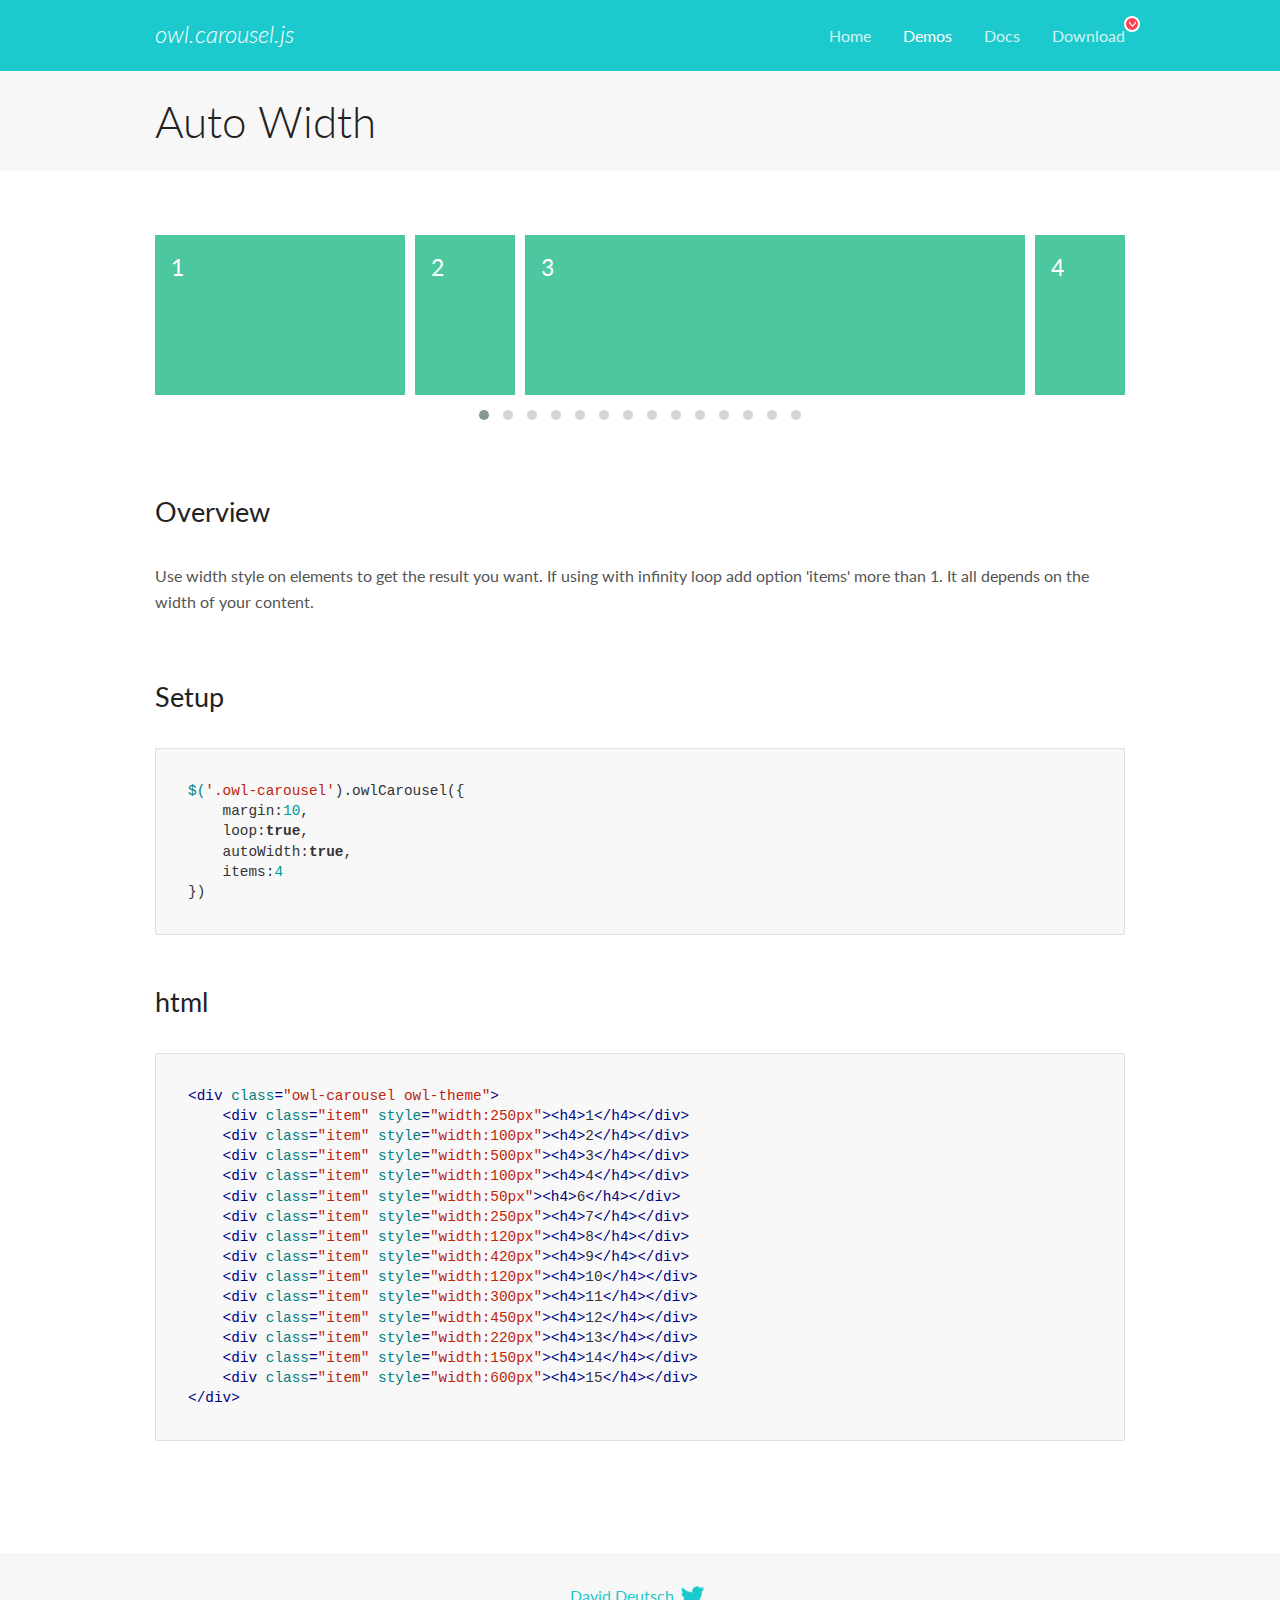
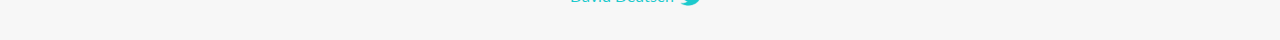
<file: libs/OwlCarousel2-2.3.4/OwlCarousel2-2.3.4/docs/demos/autowidth.html>
<!DOCTYPE html>
<html lang="en">
  <head>

    <!-- head -->
    <meta charset="utf-8">
    <meta name="msapplication-tap-highlight" content="no" />
    <meta name="viewport" content="width=device-width, initial-scale=1.0" />
    <meta name="description" content="Auto Width">
    <meta name="author" content="David Deutsch">
    <title>
      Auto Width Demo | Owl Carousel | 2.3.4
    </title>

    <!-- Stylesheets -->
    <link href='https://fonts.googleapis.com/css?family=Lato:300,400,700,400italic,300italic' rel='stylesheet' type='text/css'>
    <link rel="stylesheet" href="../assets/css/docs.theme.min.css">

    <!-- Owl Stylesheets -->
    <link rel="stylesheet" href="../assets/owlcarousel/assets/owl.carousel.min.css">
    <link rel="stylesheet" href="../assets/owlcarousel/assets/owl.theme.default.min.css">

    <!-- HTML5 shim and Respond.js IE8 support of HTML5 elements and media queries -->

    <!--[if lt IE 9]>
      <script src="https://oss.maxcdn.com/libs/html5shiv/3.7.0/html5shiv.js"></script>
      <script src="https://oss.maxcdn.com/libs/respond.js/1.3.0/respond.min.js"></script>
    <![endif]-->

    <!-- Favicons -->
    <link rel="apple-touch-icon-precomposed" sizes="144x144" href="../assets/ico/apple-touch-icon-144-precomposed.png">
    <link rel="shortcut icon" href="../assets/ico/favicon.png">
    <link rel="shortcut icon" href="favicon.ico">

    <!-- Yeah i know js should not be in header. Its required for demos.-->

    <!-- javascript -->
    <script src="../assets/vendors/jquery.min.js"></script>
    <script src="../assets/owlcarousel/owl.carousel.js"></script>
  </head>
  <body>

    <!-- header -->
    <header class="header">
      <div class="row">
        <div class="large-12 columns">
          <div class="brand left">
            <h3>
              <a href="/OwlCarousel2/">owl.carousel.js</a> 
            </h3>
          </div>
          <a id="toggle-nav" class="right">
            <span></span> <span></span> <span></span> 
          </a> 
          <div class="nav-bar">
            <ul class="clearfix">
              <li> <a href="/OwlCarousel2/index.html">Home</a>  </li>
              <li class="active">
                <a href="/OwlCarousel2/demos/demos.html">Demos</a> 
              </li>
              <li> <a href="/OwlCarousel2/docs/started-welcome.html">Docs</a>  </li>
              <li>
                <a href="https://github.com/OwlCarousel2/OwlCarousel2/archive/2.3.4.zip">Download</a> 
                <span class="download"></span> 
              </li>
            </ul>
          </div>
        </div>
      </div>
    </header>

    <!-- title -->
    <section class="title">
      <div class="row">
        <div class="large-12 columns">
          <h1>Auto Width</h1>
        </div>
      </div>
    </section>

    <!--  Demos -->
    <section id="demos">
      <div class="row">
        <div class="large-12 columns">
          <div class="owl-carousel owl-theme">
            <div class="item" style="width:250px">
              <h4>1</h4>
            </div>
            <div class="item" style="width:100px">
              <h4>2</h4>
            </div>
            <div class="item" style="width:500px">
              <h4>3</h4>
            </div>
            <div class="item" style="width:100px">
              <h4>4</h4>
            </div>
            <div class="item" style="width:50px">
              <h4>6</h4>
            </div>
            <div class="item" style="width:250px">
              <h4>7</h4>
            </div>
            <div class="item" style="width:120px">
              <h4>8</h4>
            </div>
            <div class="item" style="width:420px">
              <h4>9</h4>
            </div>
            <div class="item" style="width:120px">
              <h4>10</h4>
            </div>
            <div class="item" style="width:300px">
              <h4>11</h4>
            </div>
            <div class="item" style="width:450px">
              <h4>12</h4>
            </div>
            <div class="item" style="width:220px">
              <h4>13</h4>
            </div>
            <div class="item" style="width:150px">
              <h4>14</h4>
            </div>
            <div class="item" style="width:600px">
              <h4>15</h4>
            </div>
          </div>
          <h3 id="overview">Overview</h3>
          <p>Use width style on elements to get the result you want. If using with infinity loop add option &#39;items&#39; more than 1. It all depends on the width of your content.</p>
          <h3 id="setup">Setup</h3>
          <pre><code>$(&#39;.owl-carousel&#39;).owlCarousel({
    margin:10,
    loop:true,
    autoWidth:true,
    items:4
})</code></pre>
          <h3 id="html">html</h3>
          <pre><code>&lt;div class=&quot;owl-carousel owl-theme&quot;&gt;
    &lt;div class=&quot;item&quot; style=&quot;width:250px&quot;&gt;&lt;h4&gt;1&lt;/h4&gt;&lt;/div&gt;
    &lt;div class=&quot;item&quot; style=&quot;width:100px&quot;&gt;&lt;h4&gt;2&lt;/h4&gt;&lt;/div&gt;
    &lt;div class=&quot;item&quot; style=&quot;width:500px&quot;&gt;&lt;h4&gt;3&lt;/h4&gt;&lt;/div&gt;
    &lt;div class=&quot;item&quot; style=&quot;width:100px&quot;&gt;&lt;h4&gt;4&lt;/h4&gt;&lt;/div&gt;
    &lt;div class=&quot;item&quot; style=&quot;width:50px&quot;&gt;&lt;h4&gt;6&lt;/h4&gt;&lt;/div&gt;
    &lt;div class=&quot;item&quot; style=&quot;width:250px&quot;&gt;&lt;h4&gt;7&lt;/h4&gt;&lt;/div&gt;
    &lt;div class=&quot;item&quot; style=&quot;width:120px&quot;&gt;&lt;h4&gt;8&lt;/h4&gt;&lt;/div&gt;
    &lt;div class=&quot;item&quot; style=&quot;width:420px&quot;&gt;&lt;h4&gt;9&lt;/h4&gt;&lt;/div&gt;
    &lt;div class=&quot;item&quot; style=&quot;width:120px&quot;&gt;&lt;h4&gt;10&lt;/h4&gt;&lt;/div&gt;
    &lt;div class=&quot;item&quot; style=&quot;width:300px&quot;&gt;&lt;h4&gt;11&lt;/h4&gt;&lt;/div&gt;
    &lt;div class=&quot;item&quot; style=&quot;width:450px&quot;&gt;&lt;h4&gt;12&lt;/h4&gt;&lt;/div&gt;
    &lt;div class=&quot;item&quot; style=&quot;width:220px&quot;&gt;&lt;h4&gt;13&lt;/h4&gt;&lt;/div&gt;
    &lt;div class=&quot;item&quot; style=&quot;width:150px&quot;&gt;&lt;h4&gt;14&lt;/h4&gt;&lt;/div&gt;
    &lt;div class=&quot;item&quot; style=&quot;width:600px&quot;&gt;&lt;h4&gt;15&lt;/h4&gt;&lt;/div&gt;
&lt;/div&gt;</code></pre>
          <script>
            $(document).ready(function() {
              $('.owl-carousel').owlCarousel({
                margin: 10,
                loop: true,
                autoWidth: true,
                items: 4
              })
            })
          </script>
        </div>
      </div>
    </section>

    <!-- footer -->
    <footer class="footer">
      <div class="row">
        <div class="large-12 columns">
          <h5>
            <a href="/OwlCarousel2/docs/support-contact.html">David Deutsch</a> 
            <a id="custom-tweet-button" href="https://twitter.com/share?url=https://github.com/OwlCarousel2/OwlCarousel2&text=Owl Carousel - This is so awesome! " target="_blank"></a> 
          </h5>
        </div>
      </div>
    </footer>

    <!-- vendors -->
    <script src="../assets/vendors/highlight.js"></script>
    <script src="../assets/js/app.js"></script>
  </body>
</html>
</file>
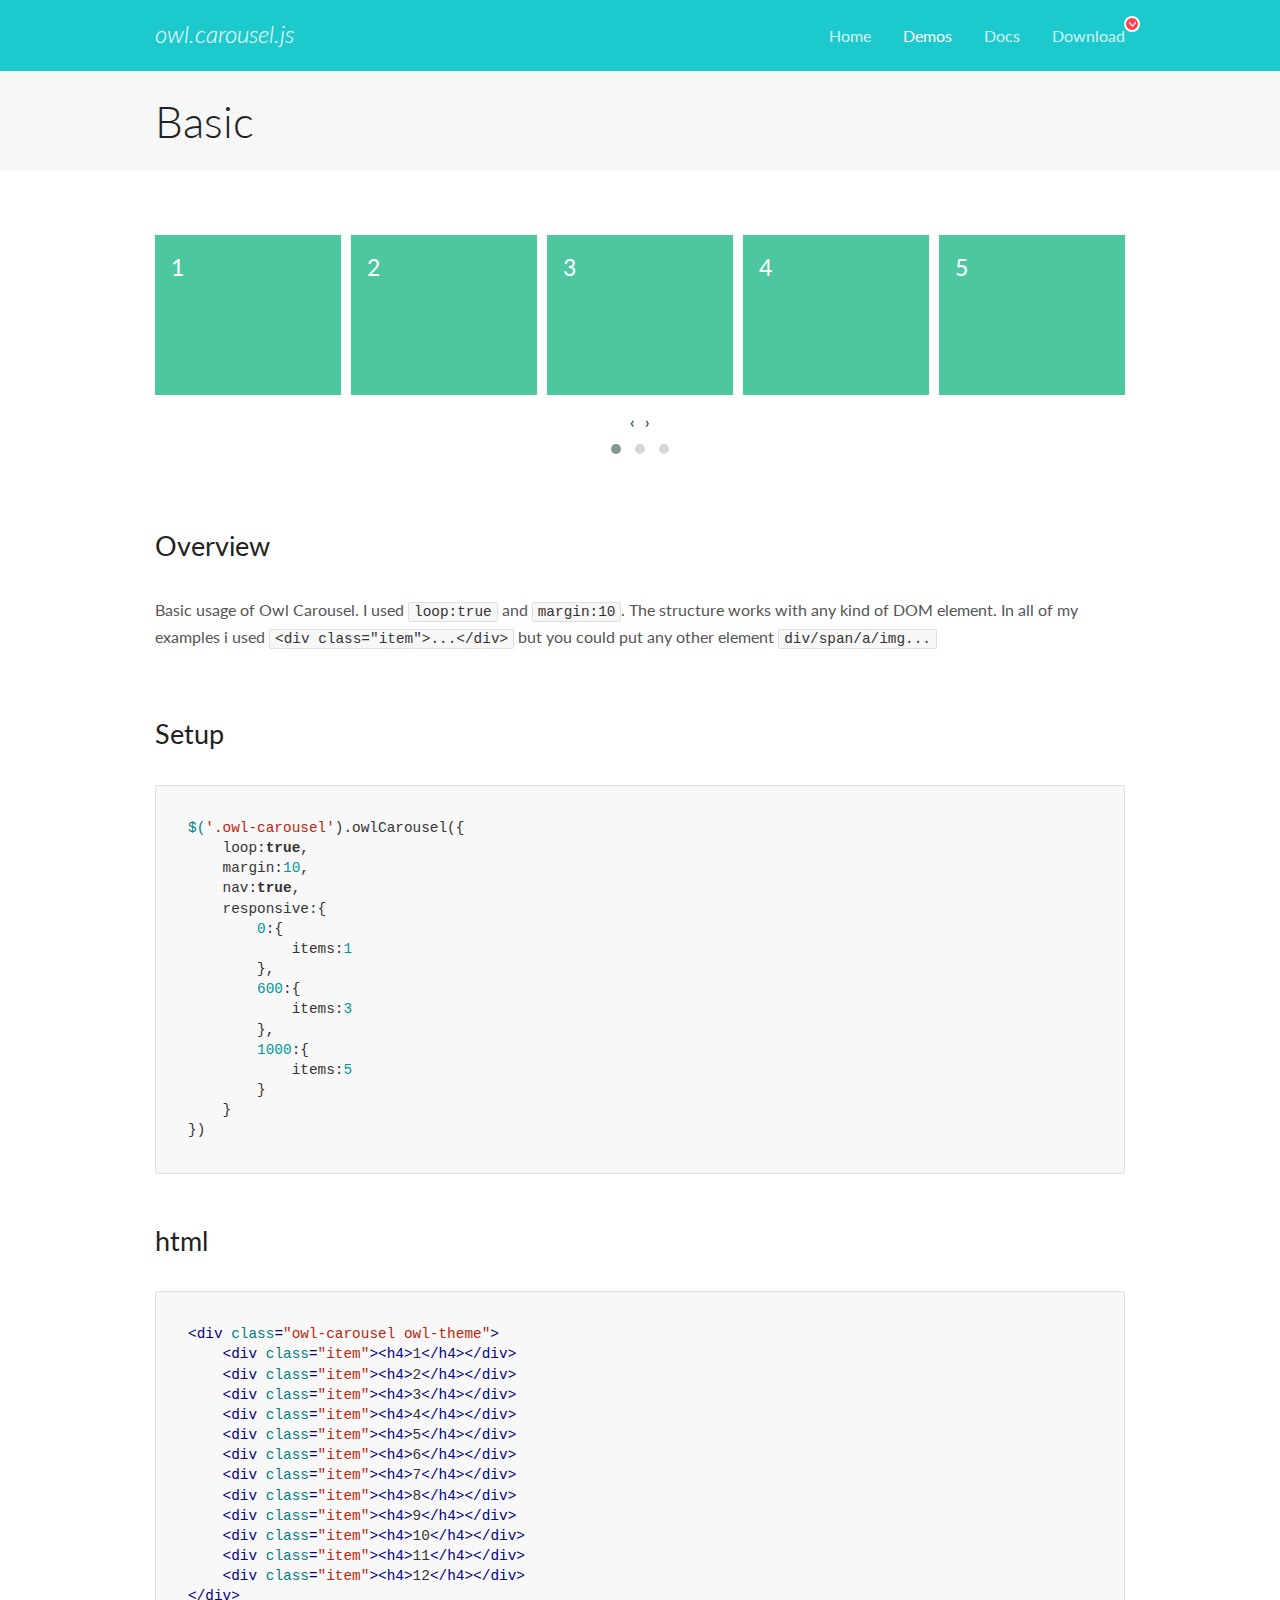
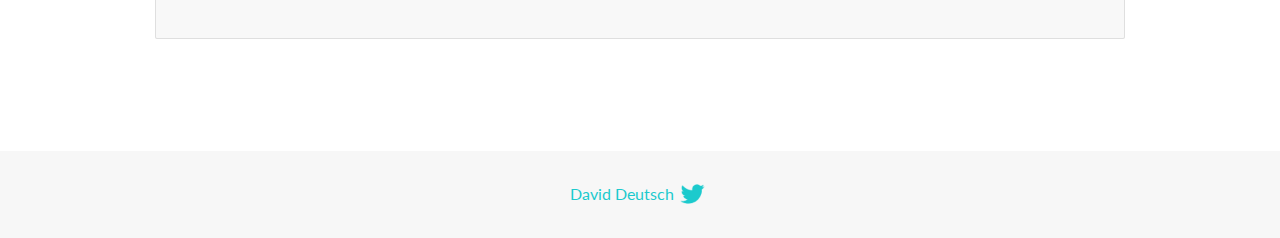
<file: libs/OwlCarousel2-2.3.4/OwlCarousel2-2.3.4/docs/demos/basic.html>
<!DOCTYPE html>
<html lang="en">
  <head>

    <!-- head -->
    <meta charset="utf-8">
    <meta name="msapplication-tap-highlight" content="no" />
    <meta name="viewport" content="width=device-width, initial-scale=1.0" />
    <meta name="description" content="Basic usage demo">
    <meta name="author" content="David Deutsch">
    <title>
      Basic Demo | Owl Carousel | 2.3.4
    </title>

    <!-- Stylesheets -->
    <link href='https://fonts.googleapis.com/css?family=Lato:300,400,700,400italic,300italic' rel='stylesheet' type='text/css'>
    <link rel="stylesheet" href="../assets/css/docs.theme.min.css">

    <!-- Owl Stylesheets -->
    <link rel="stylesheet" href="../assets/owlcarousel/assets/owl.carousel.min.css">
    <link rel="stylesheet" href="../assets/owlcarousel/assets/owl.theme.default.min.css">

    <!-- HTML5 shim and Respond.js IE8 support of HTML5 elements and media queries -->

    <!--[if lt IE 9]>
      <script src="https://oss.maxcdn.com/libs/html5shiv/3.7.0/html5shiv.js"></script>
      <script src="https://oss.maxcdn.com/libs/respond.js/1.3.0/respond.min.js"></script>
    <![endif]-->

    <!-- Favicons -->
    <link rel="apple-touch-icon-precomposed" sizes="144x144" href="../assets/ico/apple-touch-icon-144-precomposed.png">
    <link rel="shortcut icon" href="../assets/ico/favicon.png">
    <link rel="shortcut icon" href="favicon.ico">

    <!-- Yeah i know js should not be in header. Its required for demos.-->

    <!-- javascript -->
    <script src="../assets/vendors/jquery.min.js"></script>
    <script src="../assets/owlcarousel/owl.carousel.js"></script>
  </head>
  <body>

    <!-- header -->
    <header class="header">
      <div class="row">
        <div class="large-12 columns">
          <div class="brand left">
            <h3>
              <a href="/OwlCarousel2/">owl.carousel.js</a> 
            </h3>
          </div>
          <a id="toggle-nav" class="right">
            <span></span> <span></span> <span></span> 
          </a> 
          <div class="nav-bar">
            <ul class="clearfix">
              <li> <a href="/OwlCarousel2/index.html">Home</a>  </li>
              <li class="active">
                <a href="/OwlCarousel2/demos/demos.html">Demos</a> 
              </li>
              <li> <a href="/OwlCarousel2/docs/started-welcome.html">Docs</a>  </li>
              <li>
                <a href="https://github.com/OwlCarousel2/OwlCarousel2/archive/2.3.4.zip">Download</a> 
                <span class="download"></span> 
              </li>
            </ul>
          </div>
        </div>
      </div>
    </header>

    <!-- title -->
    <section class="title">
      <div class="row">
        <div class="large-12 columns">
          <h1>Basic</h1>
        </div>
      </div>
    </section>

    <!--  Demos -->
    <section id="demos">
      <div class="row">
        <div class="large-12 columns">
          <div class="owl-carousel owl-theme">
            <div class="item">
              <h4>1</h4>
            </div>
            <div class="item">
              <h4>2</h4>
            </div>
            <div class="item">
              <h4>3</h4>
            </div>
            <div class="item">
              <h4>4</h4>
            </div>
            <div class="item">
              <h4>5</h4>
            </div>
            <div class="item">
              <h4>6</h4>
            </div>
            <div class="item">
              <h4>7</h4>
            </div>
            <div class="item">
              <h4>8</h4>
            </div>
            <div class="item">
              <h4>9</h4>
            </div>
            <div class="item">
              <h4>10</h4>
            </div>
            <div class="item">
              <h4>11</h4>
            </div>
            <div class="item">
              <h4>12</h4>
            </div>
          </div>
          <h3 id="overview">Overview</h3>
          <p>Basic usage of Owl Carousel. I used <code>loop:true</code> and <code>margin:10</code>. The structure works with any kind of DOM element. In all of my examples i used <code>&lt;div class=&quot;item&quot;&gt;...&lt;/div&gt;</code> but you could
            put any other element <code>div/span/a/img...</code></p>
          <h3 id="setup">Setup</h3>
          <pre><code>$(&#39;.owl-carousel&#39;).owlCarousel({
    loop:true,
    margin:10,
    nav:true,
    responsive:{
        0:{
            items:1
        },
        600:{
            items:3
        },
        1000:{
            items:5
        }
    }
})</code></pre>
          <h3 id="html">html</h3>
          <pre><code>&lt;div class=&quot;owl-carousel owl-theme&quot;&gt;
    &lt;div class=&quot;item&quot;&gt;&lt;h4&gt;1&lt;/h4&gt;&lt;/div&gt;
    &lt;div class=&quot;item&quot;&gt;&lt;h4&gt;2&lt;/h4&gt;&lt;/div&gt;
    &lt;div class=&quot;item&quot;&gt;&lt;h4&gt;3&lt;/h4&gt;&lt;/div&gt;
    &lt;div class=&quot;item&quot;&gt;&lt;h4&gt;4&lt;/h4&gt;&lt;/div&gt;
    &lt;div class=&quot;item&quot;&gt;&lt;h4&gt;5&lt;/h4&gt;&lt;/div&gt;
    &lt;div class=&quot;item&quot;&gt;&lt;h4&gt;6&lt;/h4&gt;&lt;/div&gt;
    &lt;div class=&quot;item&quot;&gt;&lt;h4&gt;7&lt;/h4&gt;&lt;/div&gt;
    &lt;div class=&quot;item&quot;&gt;&lt;h4&gt;8&lt;/h4&gt;&lt;/div&gt;
    &lt;div class=&quot;item&quot;&gt;&lt;h4&gt;9&lt;/h4&gt;&lt;/div&gt;
    &lt;div class=&quot;item&quot;&gt;&lt;h4&gt;10&lt;/h4&gt;&lt;/div&gt;
    &lt;div class=&quot;item&quot;&gt;&lt;h4&gt;11&lt;/h4&gt;&lt;/div&gt;
    &lt;div class=&quot;item&quot;&gt;&lt;h4&gt;12&lt;/h4&gt;&lt;/div&gt;
&lt;/div&gt;</code></pre>
          <script>
            $(document).ready(function() {
              var owl = $('.owl-carousel');
              owl.owlCarousel({
                margin: 10,
                nav: true,
                loop: true,
                responsive: {
                  0: {
                    items: 1
                  },
                  600: {
                    items: 3
                  },
                  1000: {
                    items: 5
                  }
                }
              })
            })
          </script>
        </div>
      </div>
    </section>

    <!-- footer -->
    <footer class="footer">
      <div class="row">
        <div class="large-12 columns">
          <h5>
            <a href="/OwlCarousel2/docs/support-contact.html">David Deutsch</a> 
            <a id="custom-tweet-button" href="https://twitter.com/share?url=https://github.com/OwlCarousel2/OwlCarousel2&text=Owl Carousel - This is so awesome! " target="_blank"></a> 
          </h5>
        </div>
      </div>
    </footer>

    <!-- vendors -->
    <script src="../assets/vendors/highlight.js"></script>
    <script src="../assets/js/app.js"></script>
  </body>
</html>
</file>
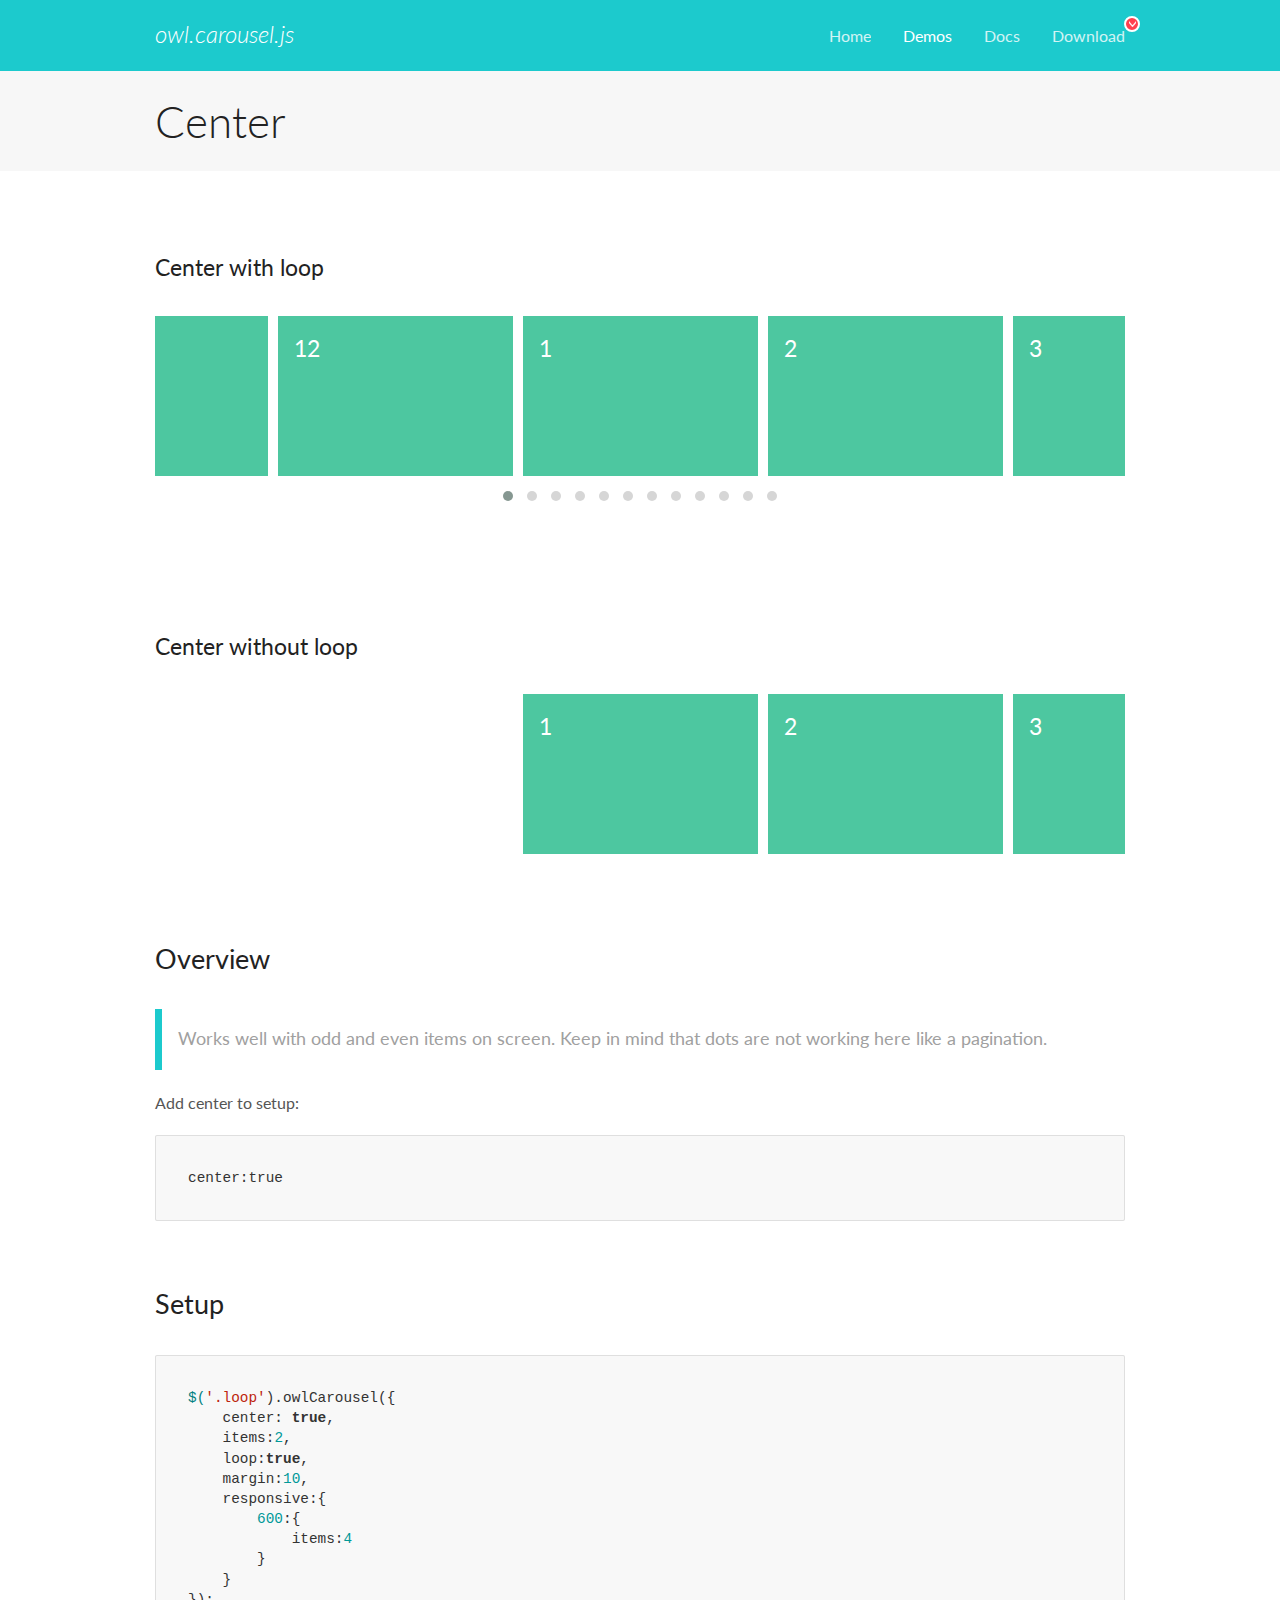
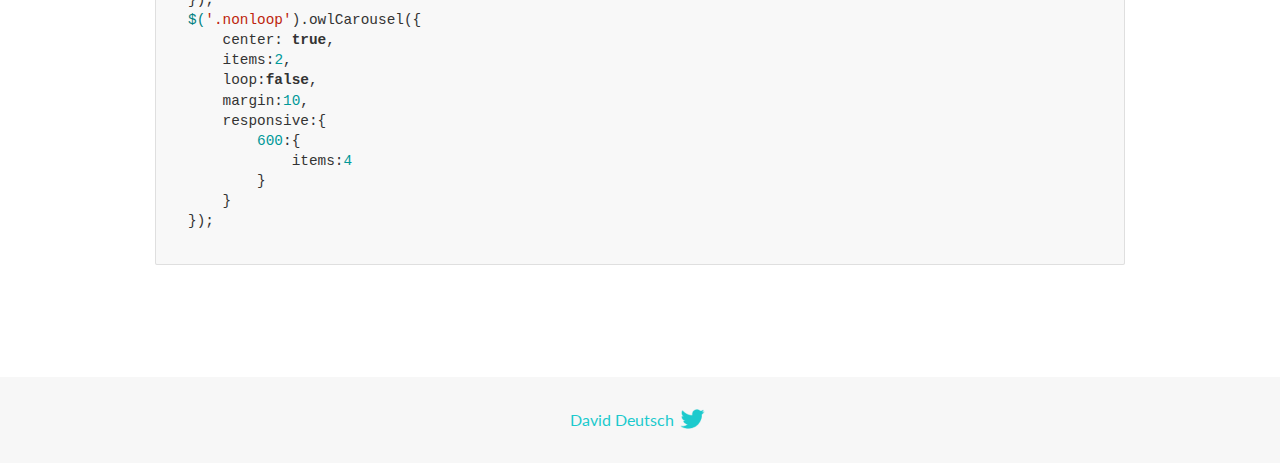
<file: libs/OwlCarousel2-2.3.4/OwlCarousel2-2.3.4/docs/demos/center.html>
<!DOCTYPE html>
<html lang="en">
  <head>

    <!-- head -->
    <meta charset="utf-8">
    <meta name="msapplication-tap-highlight" content="no" />
    <meta name="viewport" content="width=device-width, initial-scale=1.0" />
    <meta name="description" content="Center carousel">
    <meta name="author" content="David Deutsch">
    <title>
      Center Demo | Owl Carousel | 2.3.4
    </title>

    <!-- Stylesheets -->
    <link href='https://fonts.googleapis.com/css?family=Lato:300,400,700,400italic,300italic' rel='stylesheet' type='text/css'>
    <link rel="stylesheet" href="../assets/css/docs.theme.min.css">

    <!-- Owl Stylesheets -->
    <link rel="stylesheet" href="../assets/owlcarousel/assets/owl.carousel.min.css">
    <link rel="stylesheet" href="../assets/owlcarousel/assets/owl.theme.default.min.css">

    <!-- HTML5 shim and Respond.js IE8 support of HTML5 elements and media queries -->

    <!--[if lt IE 9]>
      <script src="https://oss.maxcdn.com/libs/html5shiv/3.7.0/html5shiv.js"></script>
      <script src="https://oss.maxcdn.com/libs/respond.js/1.3.0/respond.min.js"></script>
    <![endif]-->

    <!-- Favicons -->
    <link rel="apple-touch-icon-precomposed" sizes="144x144" href="../assets/ico/apple-touch-icon-144-precomposed.png">
    <link rel="shortcut icon" href="../assets/ico/favicon.png">
    <link rel="shortcut icon" href="favicon.ico">

    <!-- Yeah i know js should not be in header. Its required for demos.-->

    <!-- javascript -->
    <script src="../assets/vendors/jquery.min.js"></script>
    <script src="../assets/owlcarousel/owl.carousel.js"></script>
  </head>
  <body>

    <!-- header -->
    <header class="header">
      <div class="row">
        <div class="large-12 columns">
          <div class="brand left">
            <h3>
              <a href="/OwlCarousel2/">owl.carousel.js</a> 
            </h3>
          </div>
          <a id="toggle-nav" class="right">
            <span></span> <span></span> <span></span> 
          </a> 
          <div class="nav-bar">
            <ul class="clearfix">
              <li> <a href="/OwlCarousel2/index.html">Home</a>  </li>
              <li class="active">
                <a href="/OwlCarousel2/demos/demos.html">Demos</a> 
              </li>
              <li> <a href="/OwlCarousel2/docs/started-welcome.html">Docs</a>  </li>
              <li>
                <a href="https://github.com/OwlCarousel2/OwlCarousel2/archive/2.3.4.zip">Download</a> 
                <span class="download"></span> 
              </li>
            </ul>
          </div>
        </div>
      </div>
    </header>

    <!-- title -->
    <section class="title">
      <div class="row">
        <div class="large-12 columns">
          <h1>Center</h1>
        </div>
      </div>
    </section>

    <!--  Demos -->
    <section id="demos">
      <div class="row">
        <div class="large-12 columns">
          <h4 id="center-with-loop">Center with loop</h4>
          <div class="loop owl-carousel owl-theme">
            <div class="item">
              <h4>1</h4>
            </div>
            <div class="item">
              <h4>2</h4>
            </div>
            <div class="item">
              <h4>3</h4>
            </div>
            <div class="item">
              <h4>4</h4>
            </div>
            <div class="item">
              <h4>5</h4>
            </div>
            <div class="item">
              <h4>6</h4>
            </div>
            <div class="item">
              <h4>7</h4>
            </div>
            <div class="item">
              <h4>8</h4>
            </div>
            <div class="item">
              <h4>9</h4>
            </div>
            <div class="item">
              <h4>10</h4>
            </div>
            <div class="item">
              <h4>11</h4>
            </div>
            <div class="item">
              <h4>12</h4>
            </div>
          </div>
          <br>
          <h4 id="center-without-loop">Center without loop</h4>
          <div class="nonloop owl-carousel">
            <div class="item">
              <h4>1</h4>
            </div>
            <div class="item">
              <h4>2</h4>
            </div>
            <div class="item">
              <h4>3</h4>
            </div>
            <div class="item">
              <h4>4</h4>
            </div>
            <div class="item">
              <h4>5</h4>
            </div>
            <div class="item">
              <h4>6</h4>
            </div>
            <div class="item">
              <h4>7</h4>
            </div>
            <div class="item">
              <h4>8</h4>
            </div>
            <div class="item">
              <h4>9</h4>
            </div>
            <div class="item">
              <h4>10</h4>
            </div>
            <div class="item">
              <h4>11</h4>
            </div>
            <div class="item">
              <h4>12</h4>
            </div>
          </div>
          <h3 id="overview">Overview</h3>
          <blockquote>
            <p>Works well with odd and even items on screen. Keep in mind that dots are not working here like a pagination.</p>
          </blockquote>
          <p>Add center to setup:</p>
          <pre><code>center:true</code></pre>
          <h3 id="setup">Setup</h3>
          <pre><code>$(&#39;.loop&#39;).owlCarousel({
    center: true,
    items:2,
    loop:true,
    margin:10,
    responsive:{
        600:{
            items:4
        }
    }
});
$(&#39;.nonloop&#39;).owlCarousel({
    center: true,
    items:2,
    loop:false,
    margin:10,
    responsive:{
        600:{
            items:4
        }
    }
});</code></pre>
          <script>
            jQuery(document).ready(function($) {
              $('.loop').owlCarousel({
                center: true,
                items: 2,
                loop: true,
                margin: 10,
                responsive: {
                  600: {
                    items: 4
                  }
                }
              });
              $('.nonloop').owlCarousel({
                center: true,
                items: 2,
                loop: false,
                margin: 10,
                responsive: {
                  600: {
                    items: 4
                  }
                }
              });
            });
          </script>
        </div>
      </div>
    </section>

    <!-- footer -->
    <footer class="footer">
      <div class="row">
        <div class="large-12 columns">
          <h5>
            <a href="/OwlCarousel2/docs/support-contact.html">David Deutsch</a> 
            <a id="custom-tweet-button" href="https://twitter.com/share?url=https://github.com/OwlCarousel2/OwlCarousel2&text=Owl Carousel - This is so awesome! " target="_blank"></a> 
          </h5>
        </div>
      </div>
    </footer>

    <!-- vendors -->
    <script src="../assets/vendors/highlight.js"></script>
    <script src="../assets/js/app.js"></script>
  </body>
</html>
</file>
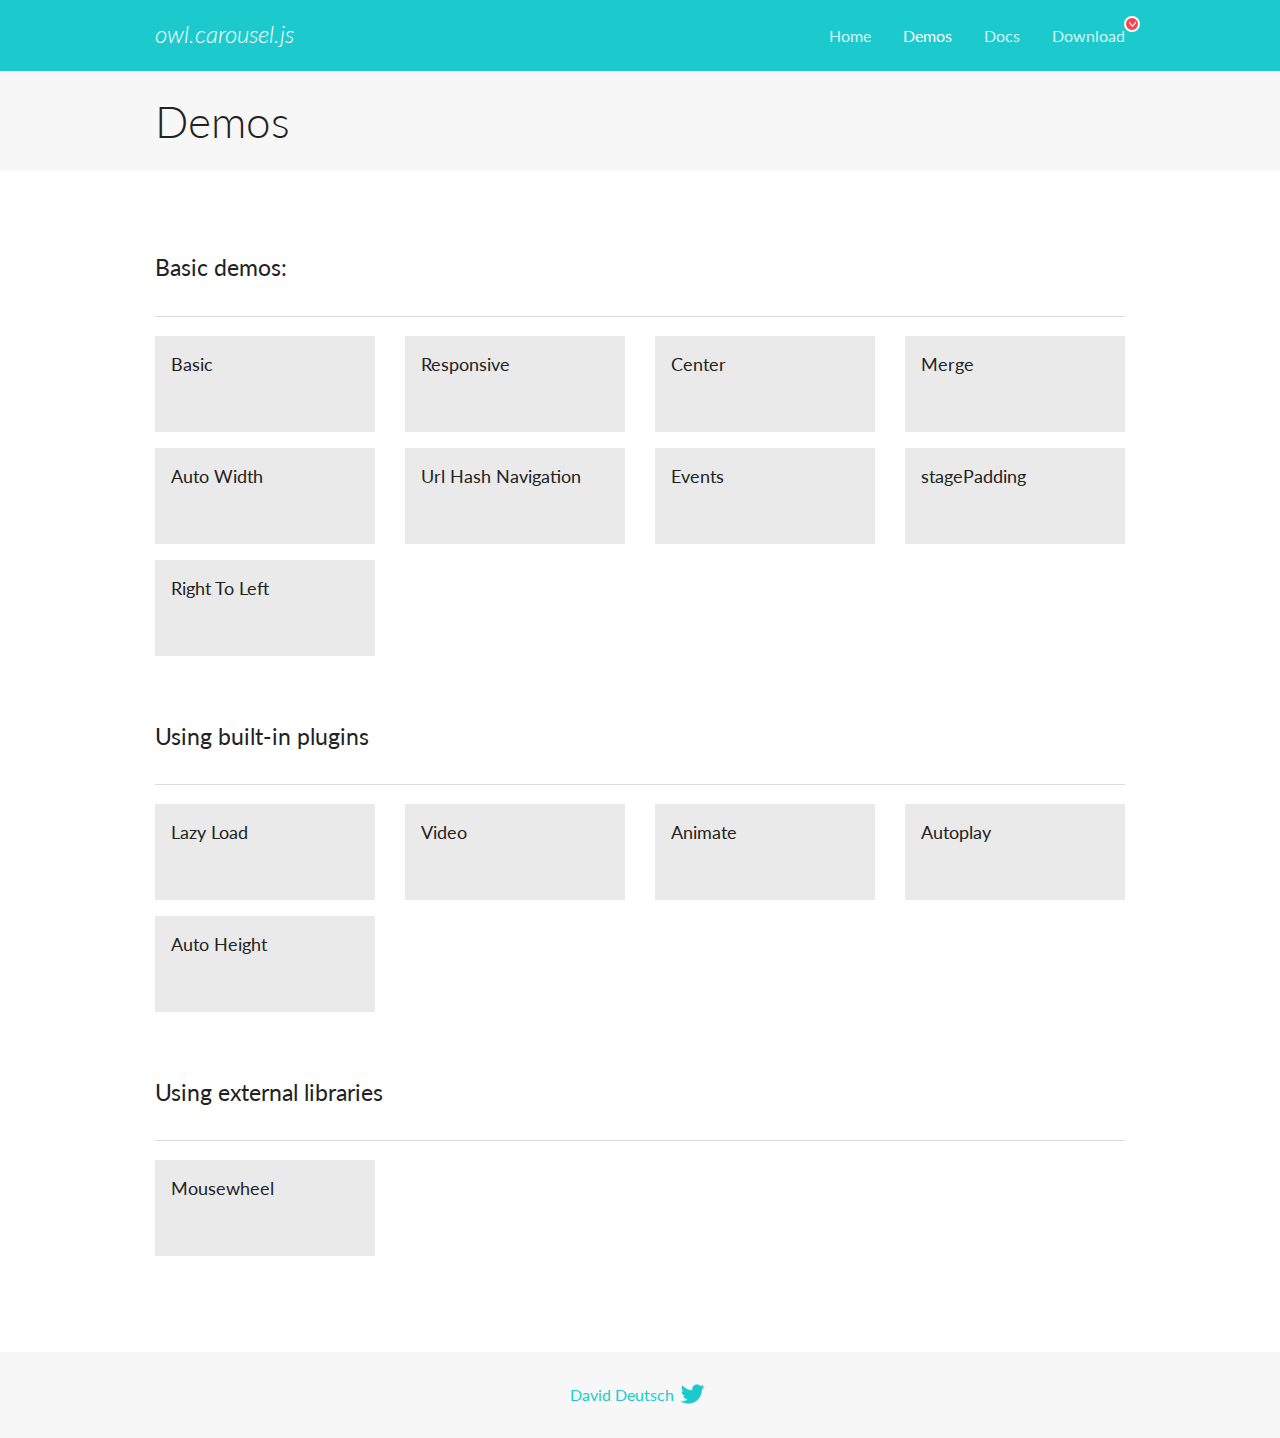
<file: libs/OwlCarousel2-2.3.4/OwlCarousel2-2.3.4/docs/demos/demos.html>
<!DOCTYPE html>
<html lang="en">
  <head>

    <!-- head -->
    <meta charset="utf-8">
    <meta name="msapplication-tap-highlight" content="no" />
    <meta name="viewport" content="width=device-width, initial-scale=1.0" />
    <meta name="description" content="A list of Owl Carousel examples.">
    <meta name="author" content="David Deutsch">
    <title>
      Demos | Owl Carousel | 2.3.4
    </title>

    <!-- Stylesheets -->
    <link href='https://fonts.googleapis.com/css?family=Lato:300,400,700,400italic,300italic' rel='stylesheet' type='text/css'>
    <link rel="stylesheet" href="../assets/css/docs.theme.min.css">

    <!-- Owl Stylesheets -->
    <link rel="stylesheet" href="../assets/owlcarousel/assets/owl.carousel.min.css">
    <link rel="stylesheet" href="../assets/owlcarousel/assets/owl.theme.default.min.css">

    <!-- HTML5 shim and Respond.js IE8 support of HTML5 elements and media queries -->

    <!--[if lt IE 9]>
      <script src="https://oss.maxcdn.com/libs/html5shiv/3.7.0/html5shiv.js"></script>
      <script src="https://oss.maxcdn.com/libs/respond.js/1.3.0/respond.min.js"></script>
    <![endif]-->

    <!-- Favicons -->
    <link rel="apple-touch-icon-precomposed" sizes="144x144" href="../assets/ico/apple-touch-icon-144-precomposed.png">
    <link rel="shortcut icon" href="../assets/ico/favicon.png">
    <link rel="shortcut icon" href="favicon.ico">

    <!-- Yeah i know js should not be in header. Its required for demos.-->

    <!-- javascript -->
    <script src="../assets/vendors/jquery.min.js"></script>
    <script src="../assets/owlcarousel/owl.carousel.js"></script>
  </head>
  <body>

    <!-- header -->
    <header class="header">
      <div class="row">
        <div class="large-12 columns">
          <div class="brand left">
            <h3>
              <a href="/OwlCarousel2/">owl.carousel.js</a> 
            </h3>
          </div>
          <a id="toggle-nav" class="right">
            <span></span> <span></span> <span></span> 
          </a> 
          <div class="nav-bar">
            <ul class="clearfix">
              <li> <a href="/OwlCarousel2/index.html">Home</a>  </li>
              <li class="active">
                <a href="/OwlCarousel2/demos/demos.html">Demos</a> 
              </li>
              <li> <a href="/OwlCarousel2/docs/started-welcome.html">Docs</a>  </li>
              <li>
                <a href="https://github.com/OwlCarousel2/OwlCarousel2/archive/2.3.4.zip">Download</a> 
                <span class="download"></span> 
              </li>
            </ul>
          </div>
        </div>
      </div>
    </header>

    <!-- title -->
    <section class="title">
      <div class="row">
        <div class="large-12 columns">
          <h1>Demos</h1>
        </div>
      </div>
    </section>

    <!--  Demos -->
    <section id="demos">
      <div class="row">
        <div class="large-12 columns">
          <h4 id="basic-demos-">Basic demos:</h4>
          <hr>
          <div class="demo-list">
            <div class="row">
              <div class="small-6 medium-4 large-3 columns">
                <a href="basic.html" class="demo-block">
                  <h5>Basic </h5>
                </a> 
              </div>
              <div class="small-6 medium-4 large-3 columns">
                <a href="responsive.html" class="demo-block">
                  <h5>Responsive </h5>
                </a> 
              </div>
              <div class="small-6 medium-4 large-3 columns">
                <a href="center.html" class="demo-block">
                  <h5>Center </h5>
                </a> 
              </div>
              <div class="small-6 medium-4 large-3 columns">
                <a href="merge.html" class="demo-block">
                  <h5>Merge </h5>
                </a> 
              </div>
              <div class="small-6 medium-4 large-3 columns">
                <a href="autowidth.html" class="demo-block">
                  <h5>Auto Width </h5>
                </a> 
              </div>
              <div class="small-6 medium-4 large-3 columns">
                <a href="urlhashnav.html" class="demo-block">
                  <h5>Url Hash Navigation </h5>
                </a> 
              </div>
              <div class="small-6 medium-4 large-3 columns">
                <a href="events.html" class="demo-block">
                  <h5>Events </h5>
                </a> 
              </div>
              <div class="small-6 medium-4 large-3 columns">
                <a href="stagepadding.html" class="demo-block">
                  <h5>stagePadding </h5>
                </a> 
              </div>
              <div class="small-6 medium-4 large-3 columns">
                <a href="rtl.html" class="demo-block">
                  <h5>Right To Left </h5>
                </a> 
              </div>
            </div>
          </div>
          <h4 id="using-built-in-plugins">Using built-in plugins</h4>
          <hr>
          <div class="demo-list">
            <div class="row">
              <div class="small-6 medium-4 large-3 columns">
                <a href="lazyLoad.html" class="demo-block">
                  <h5>Lazy Load </h5>
                </a> 
              </div>
              <div class="small-6 medium-4 large-3 columns">
                <a href="video.html" class="demo-block">
                  <h5>Video </h5>
                </a> 
              </div>
              <div class="small-6 medium-4 large-3 columns">
                <a href="animate.html" class="demo-block">
                  <h5>Animate </h5>
                </a> 
              </div>
              <div class="small-6 medium-4 large-3 columns">
                <a href="autoplay.html" class="demo-block">
                  <h5>Autoplay </h5>
                </a> 
              </div>
              <div class="small-6 medium-4 large-3 columns">
                <a href="autoheight.html" class="demo-block">
                  <h5>Auto Height </h5>
                </a> 
              </div>
            </div>
          </div>
          <h4 id="using-external-libraries">Using external libraries</h4>
          <hr>
          <div class="demo-list">
            <div class="row">
              <div class="small-6 medium-4 large-3 columns">
                <a href="mousewheel.html" class="demo-block">
                  <h5>Mousewheel </h5>
                </a> 
              </div>
            </div>
          </div>
        </div>
      </div>
    </section>

    <!-- footer -->
    <footer class="footer">
      <div class="row">
        <div class="large-12 columns">
          <h5>
            <a href="/OwlCarousel2/docs/support-contact.html">David Deutsch</a> 
            <a id="custom-tweet-button" href="https://twitter.com/share?url=https://github.com/OwlCarousel2/OwlCarousel2&text=Owl Carousel - This is so awesome! " target="_blank"></a> 
          </h5>
        </div>
      </div>
    </footer>

    <!-- vendors -->
    <script src="../assets/vendors/highlight.js"></script>
    <script src="../assets/js/app.js"></script>
  </body>
</html>
</file>
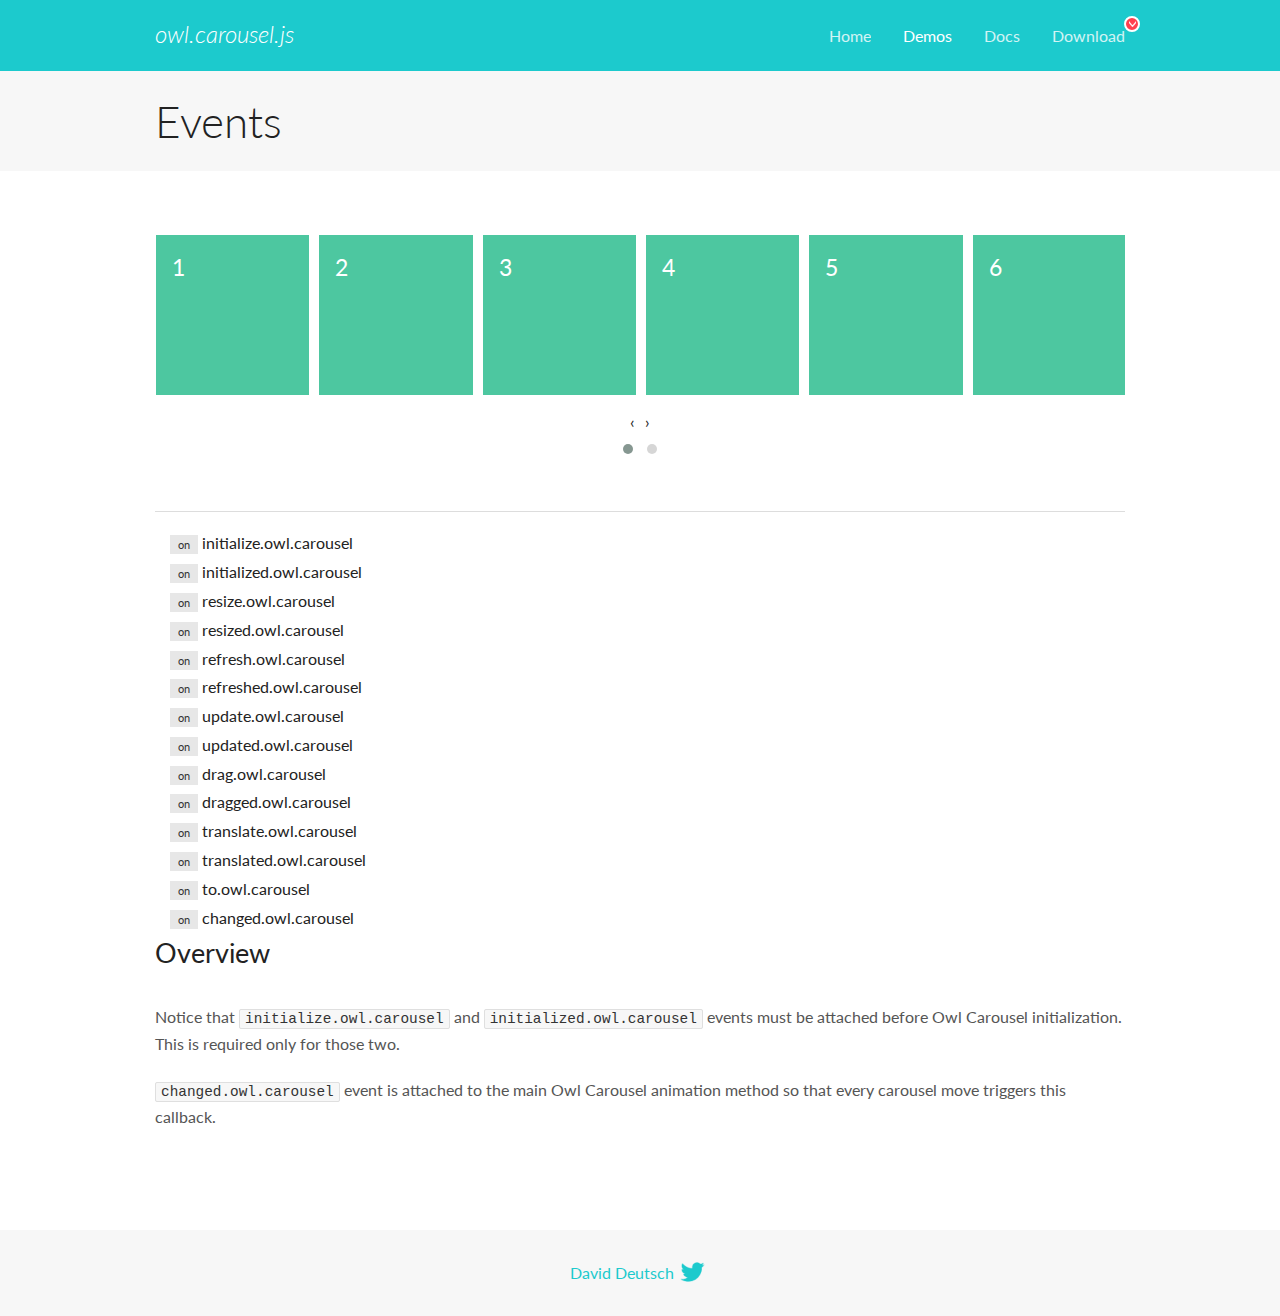
<file: libs/OwlCarousel2-2.3.4/OwlCarousel2-2.3.4/docs/demos/events.html>
<!DOCTYPE html>
<html lang="en">
  <head>

    <!-- head -->
    <meta charset="utf-8">
    <meta name="msapplication-tap-highlight" content="no" />
    <meta name="viewport" content="width=device-width, initial-scale=1.0" />
    <meta name="description" content="Events usage demo">
    <meta name="author" content="David Deutsch">
    <title>
      Events Demo | Owl Carousel | 2.3.4
    </title>

    <!-- Stylesheets -->
    <link href='https://fonts.googleapis.com/css?family=Lato:300,400,700,400italic,300italic' rel='stylesheet' type='text/css'>
    <link rel="stylesheet" href="../assets/css/docs.theme.min.css">

    <!-- Owl Stylesheets -->
    <link rel="stylesheet" href="../assets/owlcarousel/assets/owl.carousel.min.css">
    <link rel="stylesheet" href="../assets/owlcarousel/assets/owl.theme.default.min.css">

    <!-- HTML5 shim and Respond.js IE8 support of HTML5 elements and media queries -->

    <!--[if lt IE 9]>
      <script src="https://oss.maxcdn.com/libs/html5shiv/3.7.0/html5shiv.js"></script>
      <script src="https://oss.maxcdn.com/libs/respond.js/1.3.0/respond.min.js"></script>
    <![endif]-->

    <!-- Favicons -->
    <link rel="apple-touch-icon-precomposed" sizes="144x144" href="../assets/ico/apple-touch-icon-144-precomposed.png">
    <link rel="shortcut icon" href="../assets/ico/favicon.png">
    <link rel="shortcut icon" href="favicon.ico">

    <!-- Yeah i know js should not be in header. Its required for demos.-->

    <!-- javascript -->
    <script src="../assets/vendors/jquery.min.js"></script>
    <script src="../assets/owlcarousel/owl.carousel.js"></script>
  </head>
  <body>

    <!-- header -->
    <header class="header">
      <div class="row">
        <div class="large-12 columns">
          <div class="brand left">
            <h3>
              <a href="/OwlCarousel2/">owl.carousel.js</a> 
            </h3>
          </div>
          <a id="toggle-nav" class="right">
            <span></span> <span></span> <span></span> 
          </a> 
          <div class="nav-bar">
            <ul class="clearfix">
              <li> <a href="/OwlCarousel2/index.html">Home</a>  </li>
              <li class="active">
                <a href="/OwlCarousel2/demos/demos.html">Demos</a> 
              </li>
              <li> <a href="/OwlCarousel2/docs/started-welcome.html">Docs</a>  </li>
              <li>
                <a href="https://github.com/OwlCarousel2/OwlCarousel2/archive/2.3.4.zip">Download</a> 
                <span class="download"></span> 
              </li>
            </ul>
          </div>
        </div>
      </div>
    </header>

    <!-- title -->
    <section class="title">
      <div class="row">
        <div class="large-12 columns">
          <h1>Events</h1>
        </div>
      </div>
    </section>

    <!--  Demos -->
    <section id="demos">
      <div class="row">
        <div class="large-12 columns">
          <div class="owl-carousel owl-theme">
            <div class="item">
              <h4>1</h4>
            </div>
            <div class="item">
              <h4>2</h4>
            </div>
            <div class="item">
              <h4>3</h4>
            </div>
            <div class="item">
              <h4>4</h4>
            </div>
            <div class="item">
              <h4>5</h4>
            </div>
            <div class="item">
              <h4>6</h4>
            </div>
            <div class="item">
              <h4>7</h4>
            </div>
            <div class="item">
              <h4>8</h4>
            </div>
            <div class="item">
              <h4>9</h4>
            </div>
            <div class="item">
              <h4>10</h4>
            </div>
            <div class="item">
              <h4>11</h4>
            </div>
            <div class="item">
              <h4>12</h4>
            </div>
          </div>
          <hr>
          <div class="large-12 columns callbacks">
            <div><span class="label secondary initialize">on</span>  initialize.owl.carousel </div>
            <div><span class="label secondary initialized">on</span>  initialized.owl.carousel </div>
            <div><span class="label secondary resize">on</span>  resize.owl.carousel </div>
            <div><span class="label secondary resized">on</span>  resized.owl.carousel </div>
            <div><span class="label secondary refresh">on</span>  refresh.owl.carousel </div>
            <div><span class="label secondary refreshed">on</span>  refreshed.owl.carousel </div>
            <div><span class="label secondary update">on</span>  update.owl.carousel </div>
            <div><span class="label secondary updated">on</span>  updated.owl.carousel </div>
            <div><span class="label secondary drag">on</span>  drag.owl.carousel </div>
            <div><span class="label secondary dragged">on</span>  dragged.owl.carousel </div>
            <div><span class="label secondary translate">on</span>  translate.owl.carousel </div>
            <div><span class="label secondary translated">on</span>  translated.owl.carousel </div>
            <div><span class="label secondary to">on</span>  to.owl.carousel </div>
            <div><span class="label secondary changed">on</span>  changed.owl.carousel </div>
          </div>
          <h3 id="overview">Overview</h3>
          <p>Notice that <code>initialize.owl.carousel</code> and <code>initialized.owl.carousel</code> events must be attached before Owl Carousel initialization. This is required only for those two.</p>
          <p><code>changed.owl.carousel</code> event is attached to the main Owl Carousel animation method so that every carousel move triggers this callback.</p>
          <script>
            jQuery(document).ready(function($) {
              var owl = $('.owl-carousel');
              owl.on('initialize.owl.carousel initialized.owl.carousel ' +
                'initialize.owl.carousel initialize.owl.carousel ' +
                'resize.owl.carousel resized.owl.carousel ' +
                'refresh.owl.carousel refreshed.owl.carousel ' +
                'update.owl.carousel updated.owl.carousel ' +
                'drag.owl.carousel dragged.owl.carousel ' +
                'translate.owl.carousel translated.owl.carousel ' +
                'to.owl.carousel changed.owl.carousel',
                function(e) {
                  $('.' + e.type)
                    .removeClass('secondary')
                    .addClass('success');
                  window.setTimeout(function() {
                    $('.' + e.type)
                      .removeClass('success')
                      .addClass('secondary');
                  }, 500);
                });
              owl.owlCarousel({
                loop: true,
                nav: true,
                lazyLoad: true,
                margin: 10,
                video: true,
                responsive: {
                  0: {
                    items: 1
                  },
                  600: {
                    items: 3
                  },
                  960: {
                    items: 5,
                  },
                  1200: {
                    items: 6
                  }
                }
              });
            });
          </script>
        </div>
      </div>
    </section>

    <!-- footer -->
    <footer class="footer">
      <div class="row">
        <div class="large-12 columns">
          <h5>
            <a href="/OwlCarousel2/docs/support-contact.html">David Deutsch</a> 
            <a id="custom-tweet-button" href="https://twitter.com/share?url=https://github.com/OwlCarousel2/OwlCarousel2&text=Owl Carousel - This is so awesome! " target="_blank"></a> 
          </h5>
        </div>
      </div>
    </footer>

    <!-- vendors -->
    <script src="../assets/vendors/highlight.js"></script>
    <script src="../assets/js/app.js"></script>
  </body>
</html>
</file>
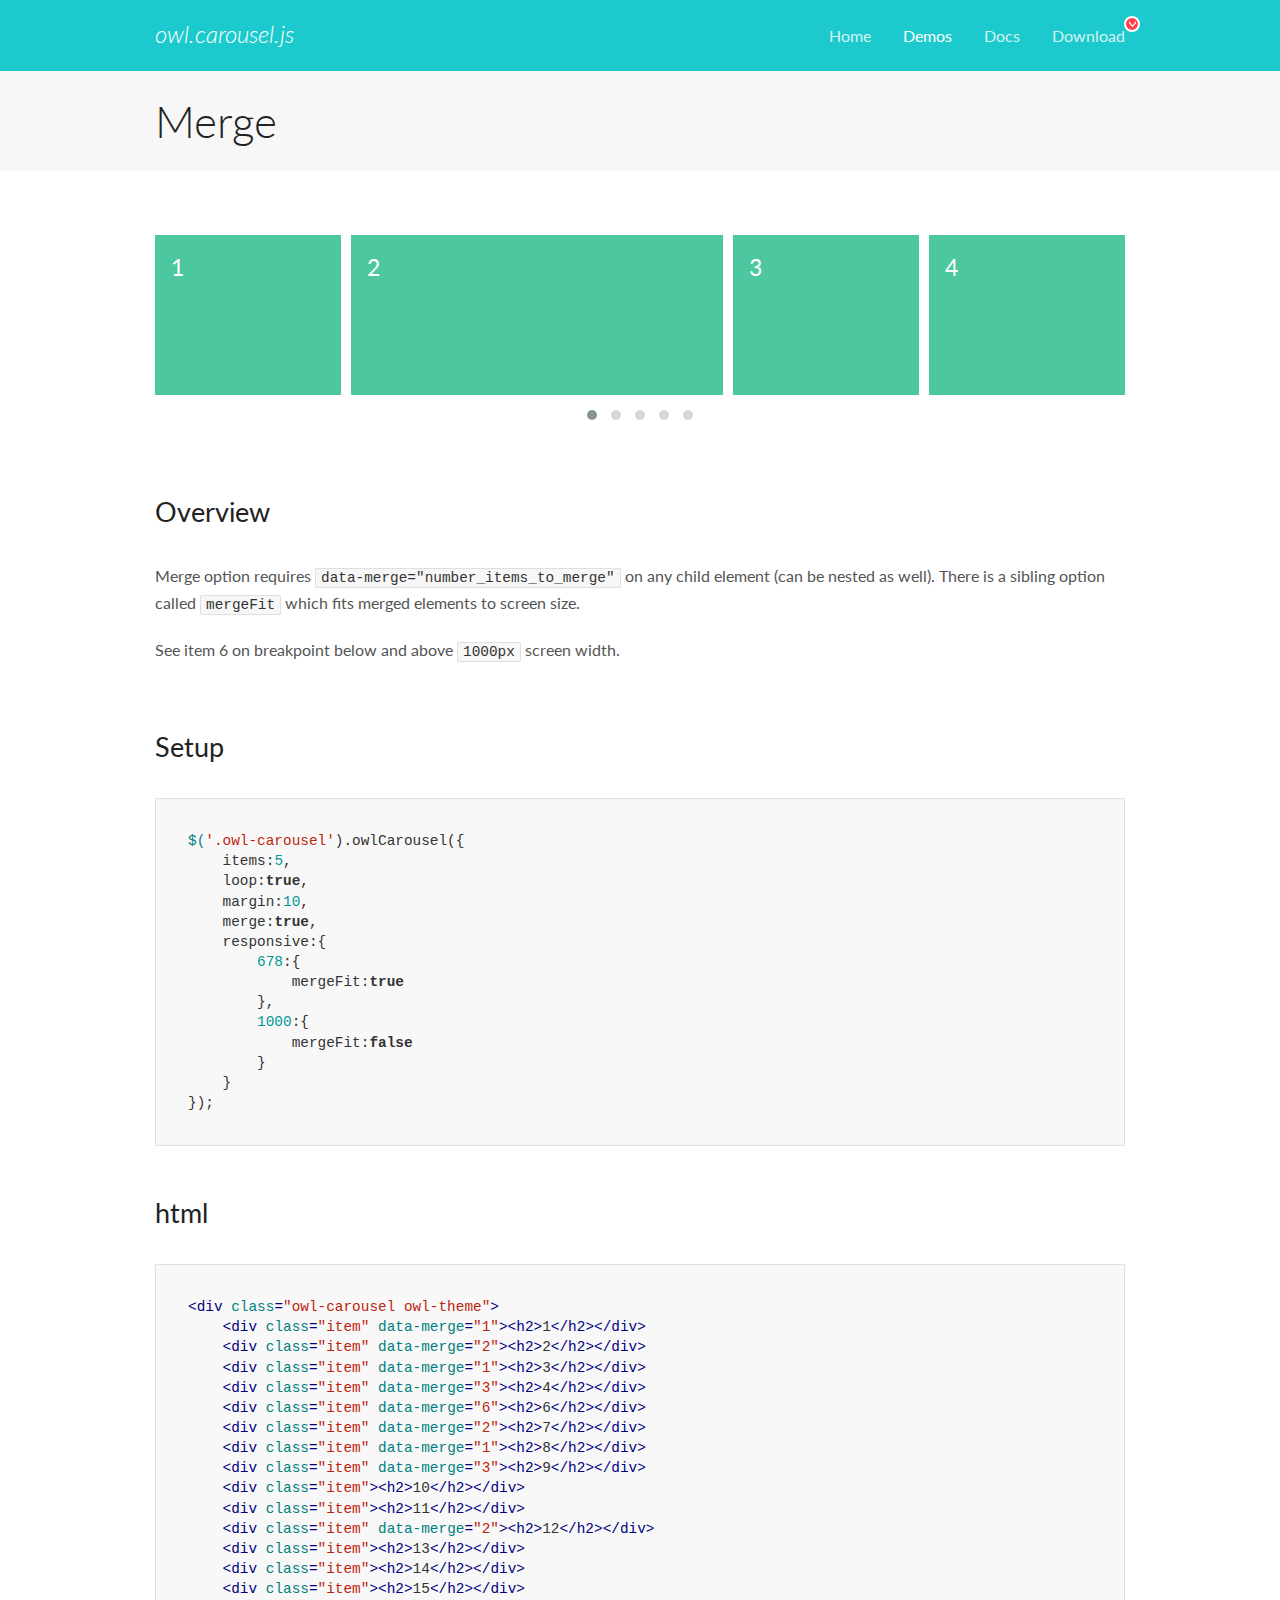
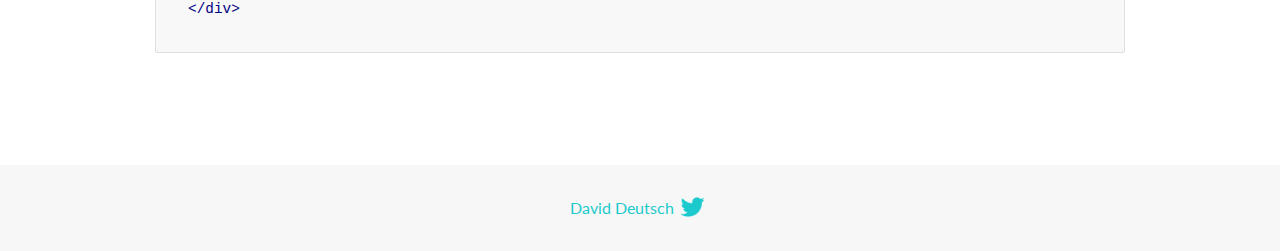
<file: libs/OwlCarousel2-2.3.4/OwlCarousel2-2.3.4/docs/demos/merge.html>
<!DOCTYPE html>
<html lang="en">
  <head>

    <!-- head -->
    <meta charset="utf-8">
    <meta name="msapplication-tap-highlight" content="no" />
    <meta name="viewport" content="width=device-width, initial-scale=1.0" />
    <meta name="description" content="Merge Items">
    <meta name="author" content="David Deutsch">
    <title>
      Merge Demo | Owl Carousel | 2.3.4
    </title>

    <!-- Stylesheets -->
    <link href='https://fonts.googleapis.com/css?family=Lato:300,400,700,400italic,300italic' rel='stylesheet' type='text/css'>
    <link rel="stylesheet" href="../assets/css/docs.theme.min.css">

    <!-- Owl Stylesheets -->
    <link rel="stylesheet" href="../assets/owlcarousel/assets/owl.carousel.min.css">
    <link rel="stylesheet" href="../assets/owlcarousel/assets/owl.theme.default.min.css">

    <!-- HTML5 shim and Respond.js IE8 support of HTML5 elements and media queries -->

    <!--[if lt IE 9]>
      <script src="https://oss.maxcdn.com/libs/html5shiv/3.7.0/html5shiv.js"></script>
      <script src="https://oss.maxcdn.com/libs/respond.js/1.3.0/respond.min.js"></script>
    <![endif]-->

    <!-- Favicons -->
    <link rel="apple-touch-icon-precomposed" sizes="144x144" href="../assets/ico/apple-touch-icon-144-precomposed.png">
    <link rel="shortcut icon" href="../assets/ico/favicon.png">
    <link rel="shortcut icon" href="favicon.ico">

    <!-- Yeah i know js should not be in header. Its required for demos.-->

    <!-- javascript -->
    <script src="../assets/vendors/jquery.min.js"></script>
    <script src="../assets/owlcarousel/owl.carousel.js"></script>
  </head>
  <body>

    <!-- header -->
    <header class="header">
      <div class="row">
        <div class="large-12 columns">
          <div class="brand left">
            <h3>
              <a href="/OwlCarousel2/">owl.carousel.js</a> 
            </h3>
          </div>
          <a id="toggle-nav" class="right">
            <span></span> <span></span> <span></span> 
          </a> 
          <div class="nav-bar">
            <ul class="clearfix">
              <li> <a href="/OwlCarousel2/index.html">Home</a>  </li>
              <li class="active">
                <a href="/OwlCarousel2/demos/demos.html">Demos</a> 
              </li>
              <li> <a href="/OwlCarousel2/docs/started-welcome.html">Docs</a>  </li>
              <li>
                <a href="https://github.com/OwlCarousel2/OwlCarousel2/archive/2.3.4.zip">Download</a> 
                <span class="download"></span> 
              </li>
            </ul>
          </div>
        </div>
      </div>
    </header>

    <!-- title -->
    <section class="title">
      <div class="row">
        <div class="large-12 columns">
          <h1>Merge</h1>
        </div>
      </div>
    </section>

    <!--  Demos -->
    <section id="demos">
      <div class="row">
        <div class="large-12 columns">
          <div class="owl-carousel owl-theme">
            <div class="item" data-merge="1">
              <h4>1</h4>
            </div>
            <div class="item" data-merge="2">
              <h4>2</h4>
            </div>
            <div class="item" data-merge="1">
              <h4>3</h4>
            </div>
            <div class="item" data-merge="3">
              <h4>4</h4>
            </div>
            <div class="item" data-merge="6">
              <h4>6</h4>
            </div>
            <div class="item" data-merge="2">
              <h4>7</h4>
            </div>
            <div class="item" data-merge="1">
              <h4>8</h4>
            </div>
            <div class="item" data-merge="3">
              <h4>9</h4>
            </div>
            <div class="item">
              <h4>10</h4>
            </div>
            <div class="item">
              <h4>11</h4>
            </div>
            <div class="item" data-merge="2">
              <h4>12</h4>
            </div>
            <div class="item">
              <h4>13</h4>
            </div>
            <div class="item">
              <h4>14</h4>
            </div>
            <div class="item">
              <h4>15</h4>
            </div>
          </div>
          <h3 id="overview">Overview</h3>
          <p>Merge option requires <code>data-merge=&quot;number_items_to_merge&quot;</code> on any child element (can be nested as well). There is a sibling option called <code>mergeFit</code> which fits merged elements to screen size. </p>
          <p>See item 6 on breakpoint below and above <code>1000px</code> screen width.</p>
          <h3 id="setup">Setup</h3>
          <pre><code>$(&#39;.owl-carousel&#39;).owlCarousel({
    items:5,
    loop:true,
    margin:10,
    merge:true,
    responsive:{
        678:{
            mergeFit:true
        },
        1000:{
            mergeFit:false
        }
    }
});</code></pre>
          <h3 id="html">html</h3>
          <pre><code>&lt;div class=&quot;owl-carousel owl-theme&quot;&gt;
    &lt;div class=&quot;item&quot; data-merge=&quot;1&quot;&gt;&lt;h2&gt;1&lt;/h2&gt;&lt;/div&gt;
    &lt;div class=&quot;item&quot; data-merge=&quot;2&quot;&gt;&lt;h2&gt;2&lt;/h2&gt;&lt;/div&gt;
    &lt;div class=&quot;item&quot; data-merge=&quot;1&quot;&gt;&lt;h2&gt;3&lt;/h2&gt;&lt;/div&gt;
    &lt;div class=&quot;item&quot; data-merge=&quot;3&quot;&gt;&lt;h2&gt;4&lt;/h2&gt;&lt;/div&gt;
    &lt;div class=&quot;item&quot; data-merge=&quot;6&quot;&gt;&lt;h2&gt;6&lt;/h2&gt;&lt;/div&gt;
    &lt;div class=&quot;item&quot; data-merge=&quot;2&quot;&gt;&lt;h2&gt;7&lt;/h2&gt;&lt;/div&gt;
    &lt;div class=&quot;item&quot; data-merge=&quot;1&quot;&gt;&lt;h2&gt;8&lt;/h2&gt;&lt;/div&gt;
    &lt;div class=&quot;item&quot; data-merge=&quot;3&quot;&gt;&lt;h2&gt;9&lt;/h2&gt;&lt;/div&gt;
    &lt;div class=&quot;item&quot;&gt;&lt;h2&gt;10&lt;/h2&gt;&lt;/div&gt;
    &lt;div class=&quot;item&quot;&gt;&lt;h2&gt;11&lt;/h2&gt;&lt;/div&gt;
    &lt;div class=&quot;item&quot; data-merge=&quot;2&quot;&gt;&lt;h2&gt;12&lt;/h2&gt;&lt;/div&gt;
    &lt;div class=&quot;item&quot;&gt;&lt;h2&gt;13&lt;/h2&gt;&lt;/div&gt;
    &lt;div class=&quot;item&quot;&gt;&lt;h2&gt;14&lt;/h2&gt;&lt;/div&gt;
    &lt;div class=&quot;item&quot;&gt;&lt;h2&gt;15&lt;/h2&gt;&lt;/div&gt;
&lt;/div&gt;</code></pre>
          <script>
            $(document).ready(function() {
              $('.owl-carousel').owlCarousel({
                items: 5,
                loop: true,
                margin: 10,
                merge: true,
                responsive: {
                  678: {
                    mergeFit: true
                  },
                  1000: {
                    mergeFit: false
                  }
                }
              });
            })
          </script>
        </div>
      </div>
    </section>

    <!-- footer -->
    <footer class="footer">
      <div class="row">
        <div class="large-12 columns">
          <h5>
            <a href="/OwlCarousel2/docs/support-contact.html">David Deutsch</a> 
            <a id="custom-tweet-button" href="https://twitter.com/share?url=https://github.com/OwlCarousel2/OwlCarousel2&text=Owl Carousel - This is so awesome! " target="_blank"></a> 
          </h5>
        </div>
      </div>
    </footer>

    <!-- vendors -->
    <script src="../assets/vendors/highlight.js"></script>
    <script src="../assets/js/app.js"></script>
  </body>
</html>
</file>
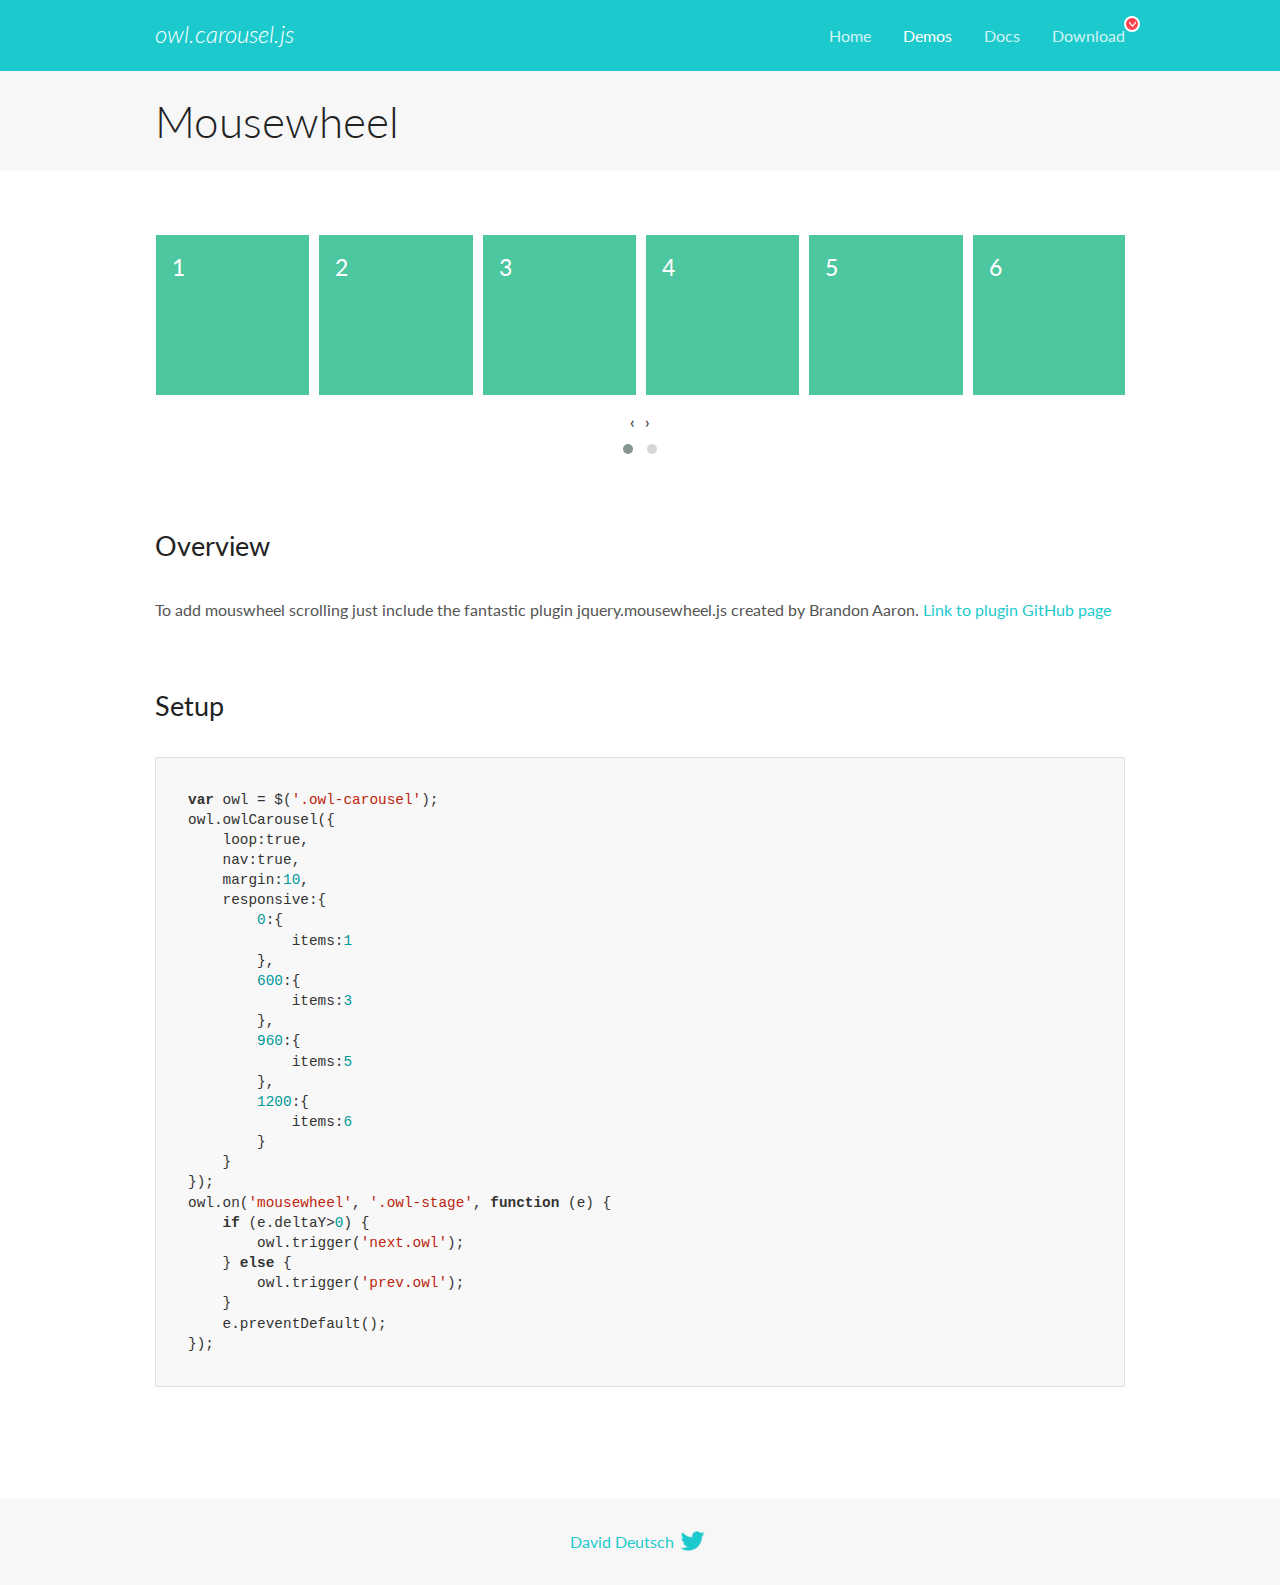
<file: libs/OwlCarousel2-2.3.4/OwlCarousel2-2.3.4/docs/demos/mousewheel.html>
<!DOCTYPE html>
<html lang="en">
  <head>

    <!-- head -->
    <meta charset="utf-8">
    <meta name="msapplication-tap-highlight" content="no" />
    <meta name="viewport" content="width=device-width, initial-scale=1.0" />
    <meta name="description" content="Mousewheel usage demo">
    <meta name="author" content="David Deutsch">
    <title>
      Mousewheel Demo | Owl Carousel | 2.3.4
    </title>

    <!-- Stylesheets -->
    <link href='https://fonts.googleapis.com/css?family=Lato:300,400,700,400italic,300italic' rel='stylesheet' type='text/css'>
    <link rel="stylesheet" href="../assets/css/docs.theme.min.css">

    <!-- Owl Stylesheets -->
    <link rel="stylesheet" href="../assets/owlcarousel/assets/owl.carousel.min.css">
    <link rel="stylesheet" href="../assets/owlcarousel/assets/owl.theme.default.min.css">

    <!-- HTML5 shim and Respond.js IE8 support of HTML5 elements and media queries -->

    <!--[if lt IE 9]>
      <script src="https://oss.maxcdn.com/libs/html5shiv/3.7.0/html5shiv.js"></script>
      <script src="https://oss.maxcdn.com/libs/respond.js/1.3.0/respond.min.js"></script>
    <![endif]-->

    <!-- Favicons -->
    <link rel="apple-touch-icon-precomposed" sizes="144x144" href="../assets/ico/apple-touch-icon-144-precomposed.png">
    <link rel="shortcut icon" href="../assets/ico/favicon.png">
    <link rel="shortcut icon" href="favicon.ico">

    <!-- Yeah i know js should not be in header. Its required for demos.-->

    <!-- javascript -->
    <script src="../assets/vendors/jquery.min.js"></script>
    <script src="../assets/owlcarousel/owl.carousel.js"></script>
  </head>
  <body>

    <!-- header -->
    <header class="header">
      <div class="row">
        <div class="large-12 columns">
          <div class="brand left">
            <h3>
              <a href="/OwlCarousel2/">owl.carousel.js</a> 
            </h3>
          </div>
          <a id="toggle-nav" class="right">
            <span></span> <span></span> <span></span> 
          </a> 
          <div class="nav-bar">
            <ul class="clearfix">
              <li> <a href="/OwlCarousel2/index.html">Home</a>  </li>
              <li class="active">
                <a href="/OwlCarousel2/demos/demos.html">Demos</a> 
              </li>
              <li> <a href="/OwlCarousel2/docs/started-welcome.html">Docs</a>  </li>
              <li>
                <a href="https://github.com/OwlCarousel2/OwlCarousel2/archive/2.3.4.zip">Download</a> 
                <span class="download"></span> 
              </li>
            </ul>
          </div>
        </div>
      </div>
    </header>

    <!-- title -->
    <section class="title">
      <div class="row">
        <div class="large-12 columns">
          <h1>Mousewheel</h1>
        </div>
      </div>
    </section>

    <!--  Demos -->
    <section id="demos">
      <div class="row">
        <div class="large-12 columns">
          <div class="owl-carousel owl-theme">
            <div class="item">
              <h4>1</h4>
            </div>
            <div class="item">
              <h4>2</h4>
            </div>
            <div class="item">
              <h4>3</h4>
            </div>
            <div class="item">
              <h4>4</h4>
            </div>
            <div class="item">
              <h4>5</h4>
            </div>
            <div class="item">
              <h4>6</h4>
            </div>
            <div class="item">
              <h4>7</h4>
            </div>
            <div class="item">
              <h4>8</h4>
            </div>
            <div class="item">
              <h4>9</h4>
            </div>
            <div class="item">
              <h4>10</h4>
            </div>
            <div class="item">
              <h4>11</h4>
            </div>
            <div class="item">
              <h4>12</h4>
            </div>
          </div>
          <h3 id="overview">Overview</h3>
          <p>To add mouswheel scrolling just include the fantastic plugin jquery.mousewheel.js created by Brandon Aaron.
            <a href="https://github.com/brandonaaron/jquery-mousewheel">Link to plugin GitHub page</a> 
          </p>
          <h3 id="setup">Setup</h3>
          <pre><code>var owl = $(&#39;.owl-carousel&#39;);
owl.owlCarousel({
    loop:true,
    nav:true,
    margin:10,
    responsive:{
        0:{
            items:1
        },
        600:{
            items:3
        },            
        960:{
            items:5
        },
        1200:{
            items:6
        }
    }
});
owl.on(&#39;mousewheel&#39;, &#39;.owl-stage&#39;, function (e) {
    if (e.deltaY&gt;0) {
        owl.trigger(&#39;next.owl&#39;);
    } else {
        owl.trigger(&#39;prev.owl&#39;);
    }
    e.preventDefault();
});</code></pre>
          <script src="../assets/vendors/jquery.mousewheel.min.js"></script>
          <script>
            $(document).ready(function() {
              var owl = $('.owl-carousel');
              owl.owlCarousel({
                loop: true,
                nav: true,
                margin: 10,
                responsive: {
                  0: {
                    items: 1
                  },
                  600: {
                    items: 3
                  },
                  960: {
                    items: 5
                  },
                  1200: {
                    items: 6
                  }
                }
              });
              owl.on('mousewheel', '.owl-stage', function(e) {
                if (e.deltaY > 0) {
                  owl.trigger('next.owl');
                } else {
                  owl.trigger('prev.owl');
                }
                e.preventDefault();
              });
            })
          </script>
        </div>
      </div>
    </section>

    <!-- footer -->
    <footer class="footer">
      <div class="row">
        <div class="large-12 columns">
          <h5>
            <a href="/OwlCarousel2/docs/support-contact.html">David Deutsch</a> 
            <a id="custom-tweet-button" href="https://twitter.com/share?url=https://github.com/OwlCarousel2/OwlCarousel2&text=Owl Carousel - This is so awesome! " target="_blank"></a> 
          </h5>
        </div>
      </div>
    </footer>

    <!-- vendors -->
    <script src="../assets/vendors/highlight.js"></script>
    <script src="../assets/js/app.js"></script>
  </body>
</html>
</file>
<file: css/style.css>
* {
    padding: 0;
    margin: 0;
    box-sizing: border-box;
}

.clear {
    clear: both;
}

/************ header ****************/
.tel{
    font-family: 'Roboto', sans-serif;
    font-weight: bold;
    font-size: 25px;
    color: #000000;
    line-height: 16px;
    text-decoration: none;
}

.email {
    font-family: 'Roboto', sans-serif;
    font-weight: 300;
    font-size: 16px;
    line-height: 16px;
    color: #808080;
    text-decoration: none;
}

.page_cell {
    width: 1180px;
    margin: 0 auto;
}

.header__logo {
    float: left;
}

.header__contact {
    float: right;
    text-align: right;
}

.header__email {
    margin-top: 6px;
}
.header {
    margin-top: 35px;
    border-bottom: 1px solid #cccccc;
    padding-bottom: 30px;
}

/************ end header ****************/
/************ navigation ****************/
.nav__menu {
    list-style-type: none;
    display: flex;
    justify-content: space-between;
    margin: 28px;
}

.nav__item {
    font-family: 'Roboto', sans-serif;
    font-weight: 300;
    color: #000000;
    font-size: 19px;
    transition: .2s;
    cursor: pointer;
}

.nav__item:hover {
    color: #f44336;
}
/************ end navigation ****************/
/************ slider ****************/
.slider__item {
    background-image: url('../images/pict.jpg');
    background-size: cover;
    background-position: center;
    padding-top: 36%;
}
.owl-dots .owl-dot span{
    background: white;
    border:  1px solid #cccccc;
    width: 1rem;
    height: 1rem;
    display: block;
    margin: 0 0.4rem;
}
.owl-dots .owl-dot.active span{
    background: black;
    border-color: black;
}
.owl-dots .owl-dot span:hover{
    background: black;
    border-color: black;
}
.owl-dots{
    position: absolute;
    text-align: center;
    left: 0;
    right: 0;
    bottom: 0.5rem;
    margin: 7px;
}
/************ end slider ****************/
/************ about us ****************/
.section__headline {
    text-align: center;
    font-family: 'Roboto', sans-serif;
    font-weight: 300;
    color: #000000;
    font-size: 19px;
    margin-bottom: 20px;
    margin-top: 20px;
    line-height: 22px;
}
.section__headline1 {
    font-weight: 500;
    text-align: center;
    font-family: 'Roboto', sans-serif;
    color: #000000;
    font-size: 28px;
    margin-bottom: 20px;
    margin-top: 20px;
    line-height: 22px;
}
/************end about us ****************/
/************ Популярные разделы ****************/
.grid__container{
    display: grid;
    grid-template-rows: repeat(2, 320px);
    grid-template-columns: repeat(2, 1fr);
    grid-gap: 20px;
}
.grid__item{
    background: #000;
    position: relative;
    cursor: pointer;
    display: flex;
}
.grid__item img{
    top: 0;
    right: 0;
    bottom: 0;
    left: 0;
    filter: brightness(50%);
    transition: 1.5s;
}
.grid__item img:hover{
    filter: brightness(100%);
}
.item__title{
    position: absolute;
    top:50%;
    width: 100%;
    font-family: 'Roboto', sans-serif;
    text-align: center;
    font-weight: 300;
    font-size: 29px;
    color: #fff;
}
/************end Популярные разделы ****************/
/************Наши преимущества ****************/
.highlights__all_container{
    margin-bottom: 70px;
}
.highlights__all_container h2{
    display: flex;
    justify-content:center;
    margin-top: 40px;
}
.highlights__container{
    display: flex;
    justify-content: space-between;
    flex-direction: row;
    margin-top: 40px;
}
.highlight__item{
    width: 300px;
    display: flex;
    flex-direction: column;
    align-items: center;
}
.highlight__item h3 {
    font-size: 20px;
    font-weight: bold;
    line-height: 60px;
}
.highlight__item p {
    text-align: center;
}
.highlight__item img{
    display: flex;
    justify-content: center;
}
/************end Наши преимущества  ****************/
/************footer****************/
.footer {
    padding: 14px 0;
}
.footer p {
    line-height: 16px;
    text-align: right;
    color: #fff;
    font-size: 16px;
    margin: 7px 0;
}
/************end footer****************/
</file>
<file: WebProject/css/style.css>
* {
	padding: 0;
	margin: 0;
	box-sizing: border-box;
}

.clear {
	clear: both;
}

/************ header ****************/
.tel{
	font-family: 'Roboto', sans-serif;
	font-weight: bold;
	font-size: 25px;
	color: #000000;
	line-height: 16px;
	text-decoration: none;
}

.email {
	font-family: 'Roboto', sans-serif;
	font-weight: 300;
	font-size: 16px;
	line-height: 16px;
	color: #808080;
	text-decoration: none;
}

.page_cell {
	width: 1180px;
	margin: 0 auto;
}

.header__logo {
	float: left;
}

.header__contact {
	float: right;
	text-align: right;
}

.header__email {
	margin-top: 6px;
}
.header {
	margin-top: 35px;
	border-bottom: 1px solid #cccccc; 
	padding-bottom: 30px;
}

/************ end header ****************/
/************ navigation ****************/
.nav__menu {
	list-style-type: none;
	display: flex;
	justify-content: space-between;
	margin: 28px;
}

.nav__item {
	font-family: 'Roboto', sans-serif;
	font-weight: 300;
	color: #000000;
	font-size: 19px;
	transition: .2s;
	cursor: pointer;
}

.nav__item:hover {
	color: #f44336;
}
/************ end navigation ****************/
/************ slider ****************/
.slider__item {
	background-image: url('../images/bg.jpg');
	background-size: cover;
	background-position: center;
	padding-top: 36%;
}
/************ end slider ****************/
</file>
